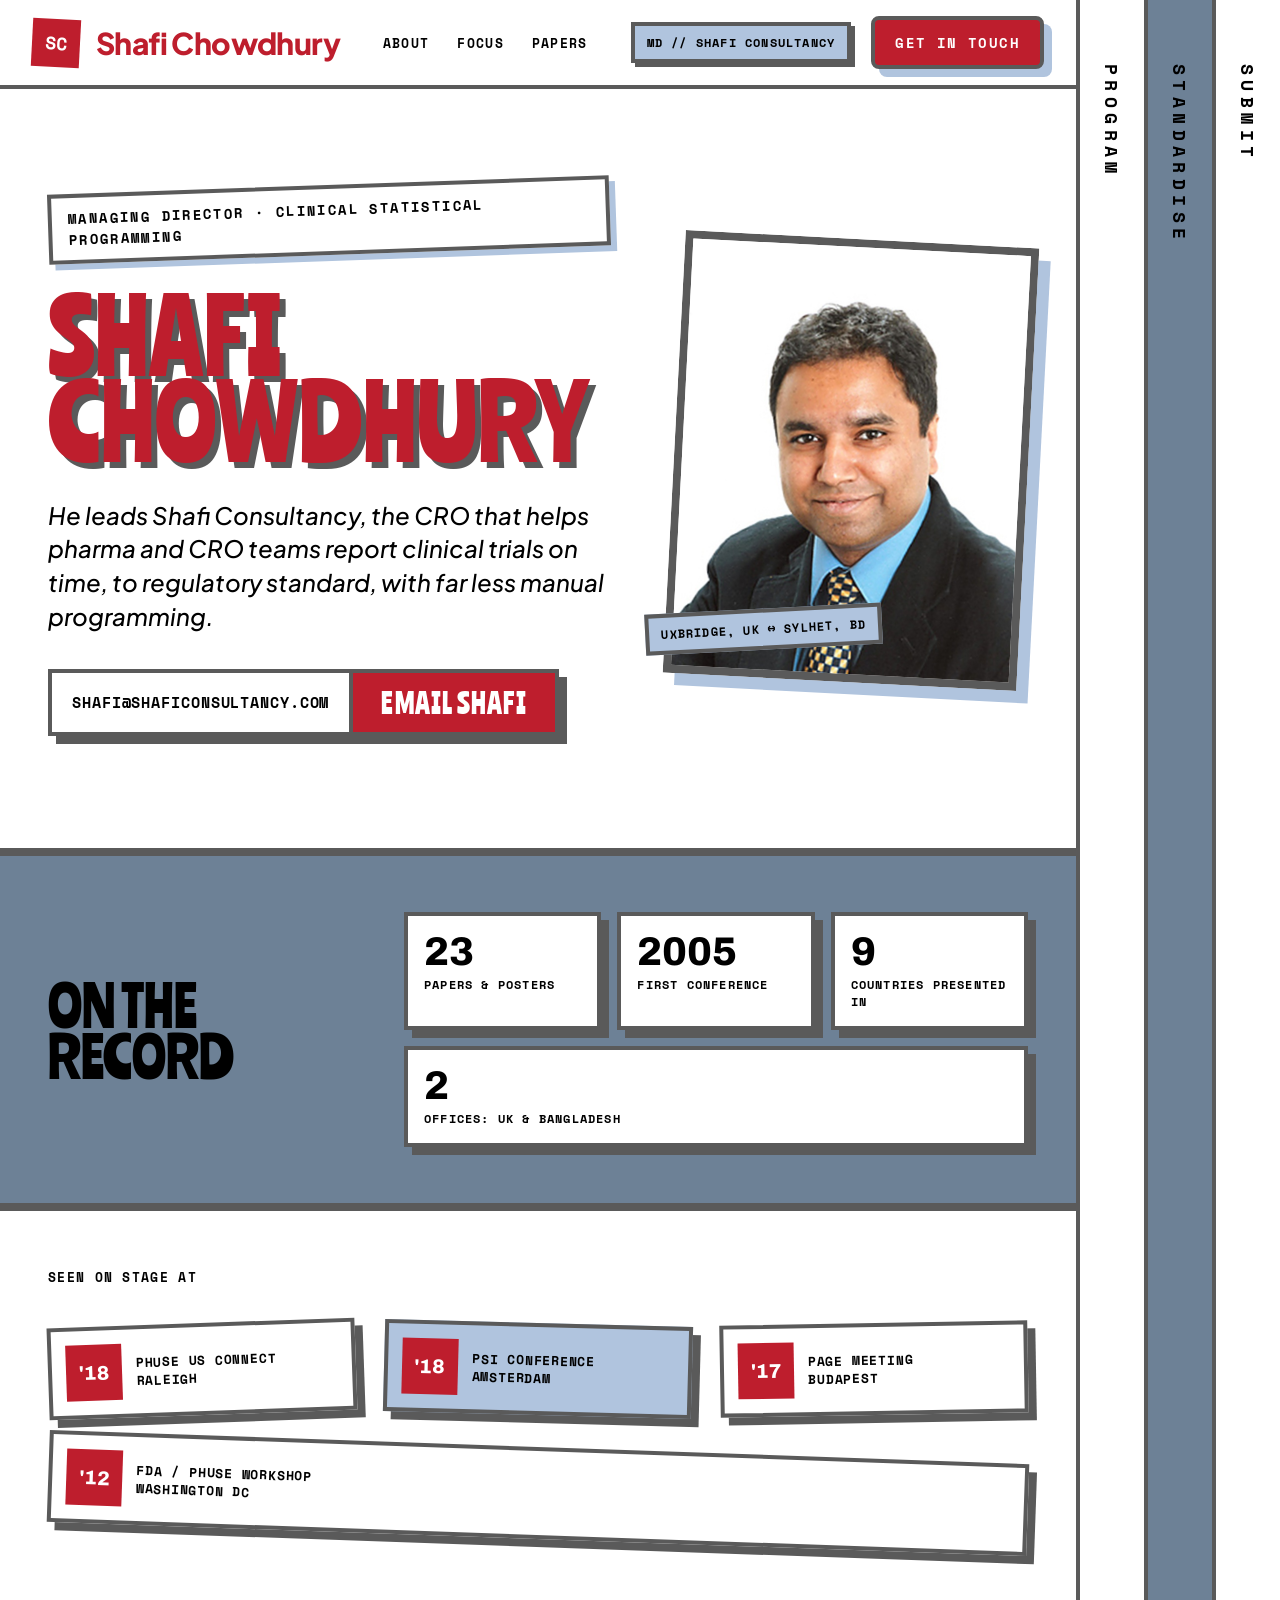
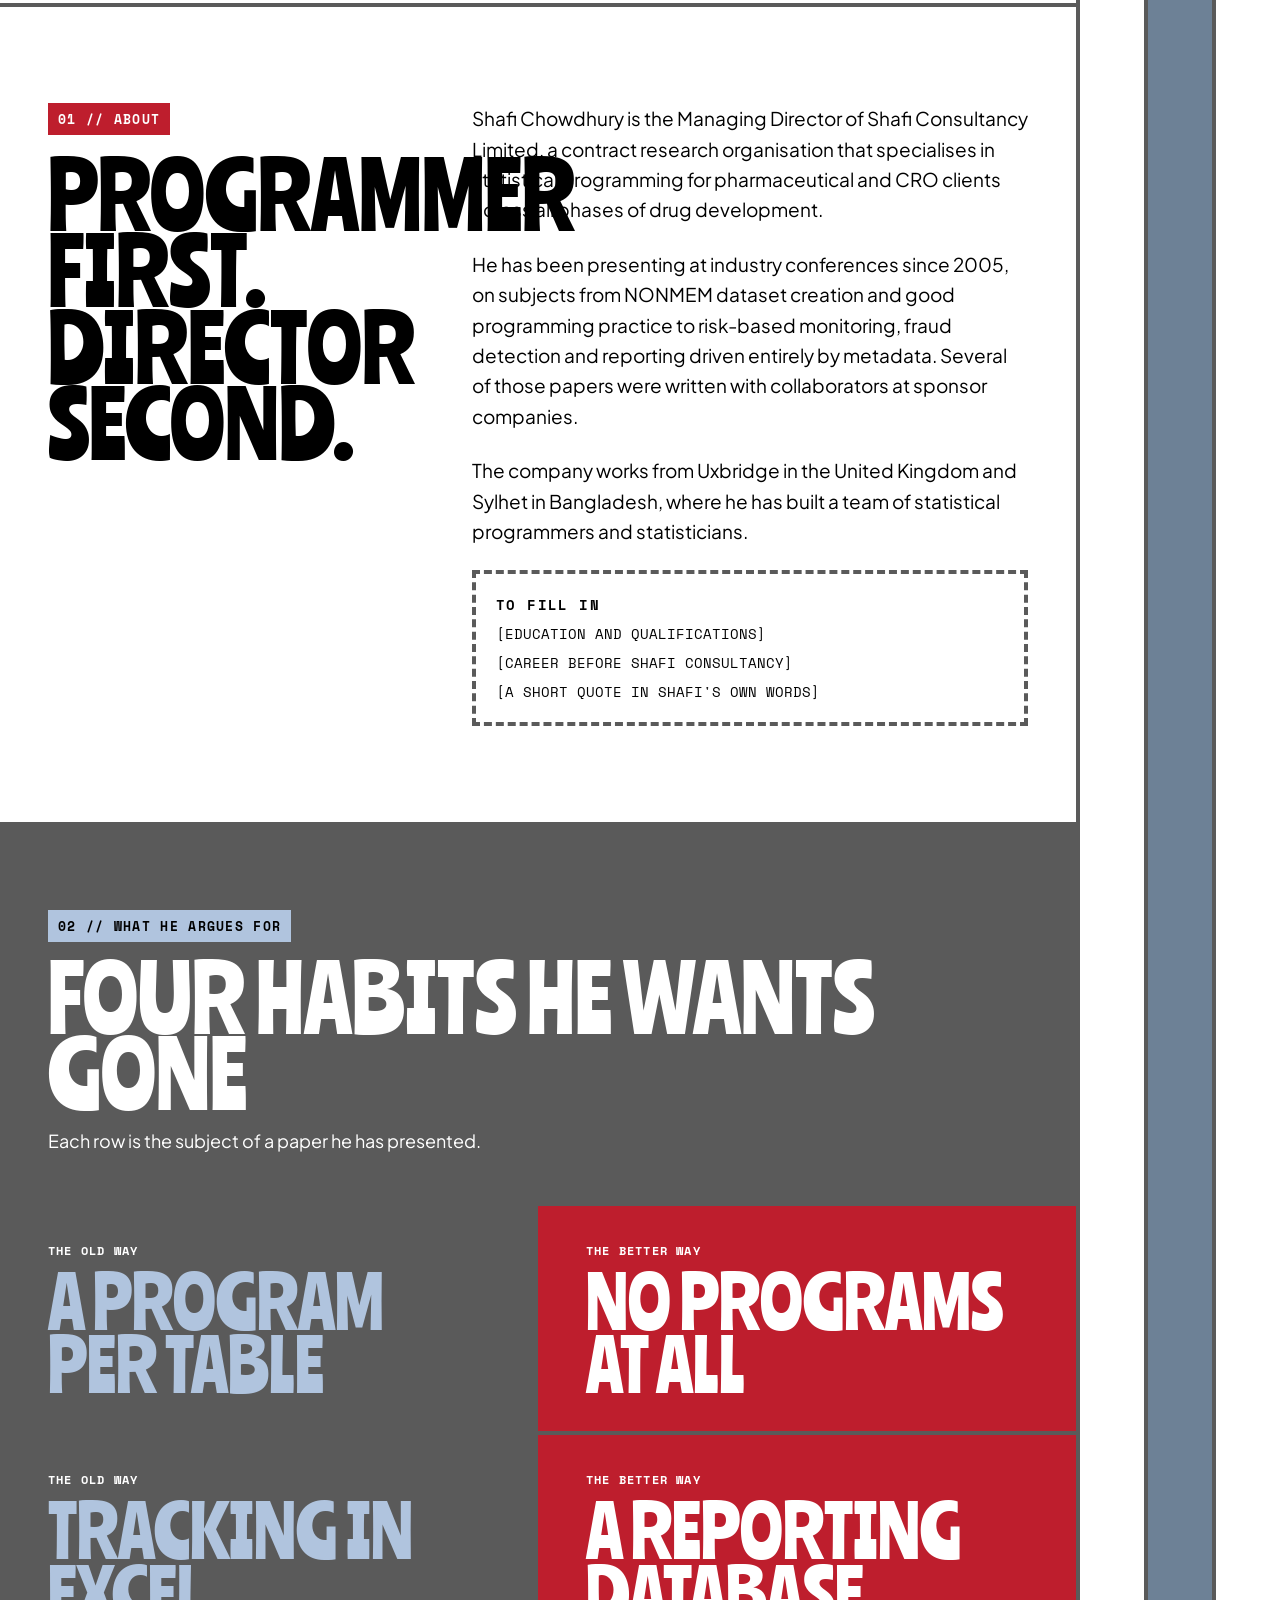
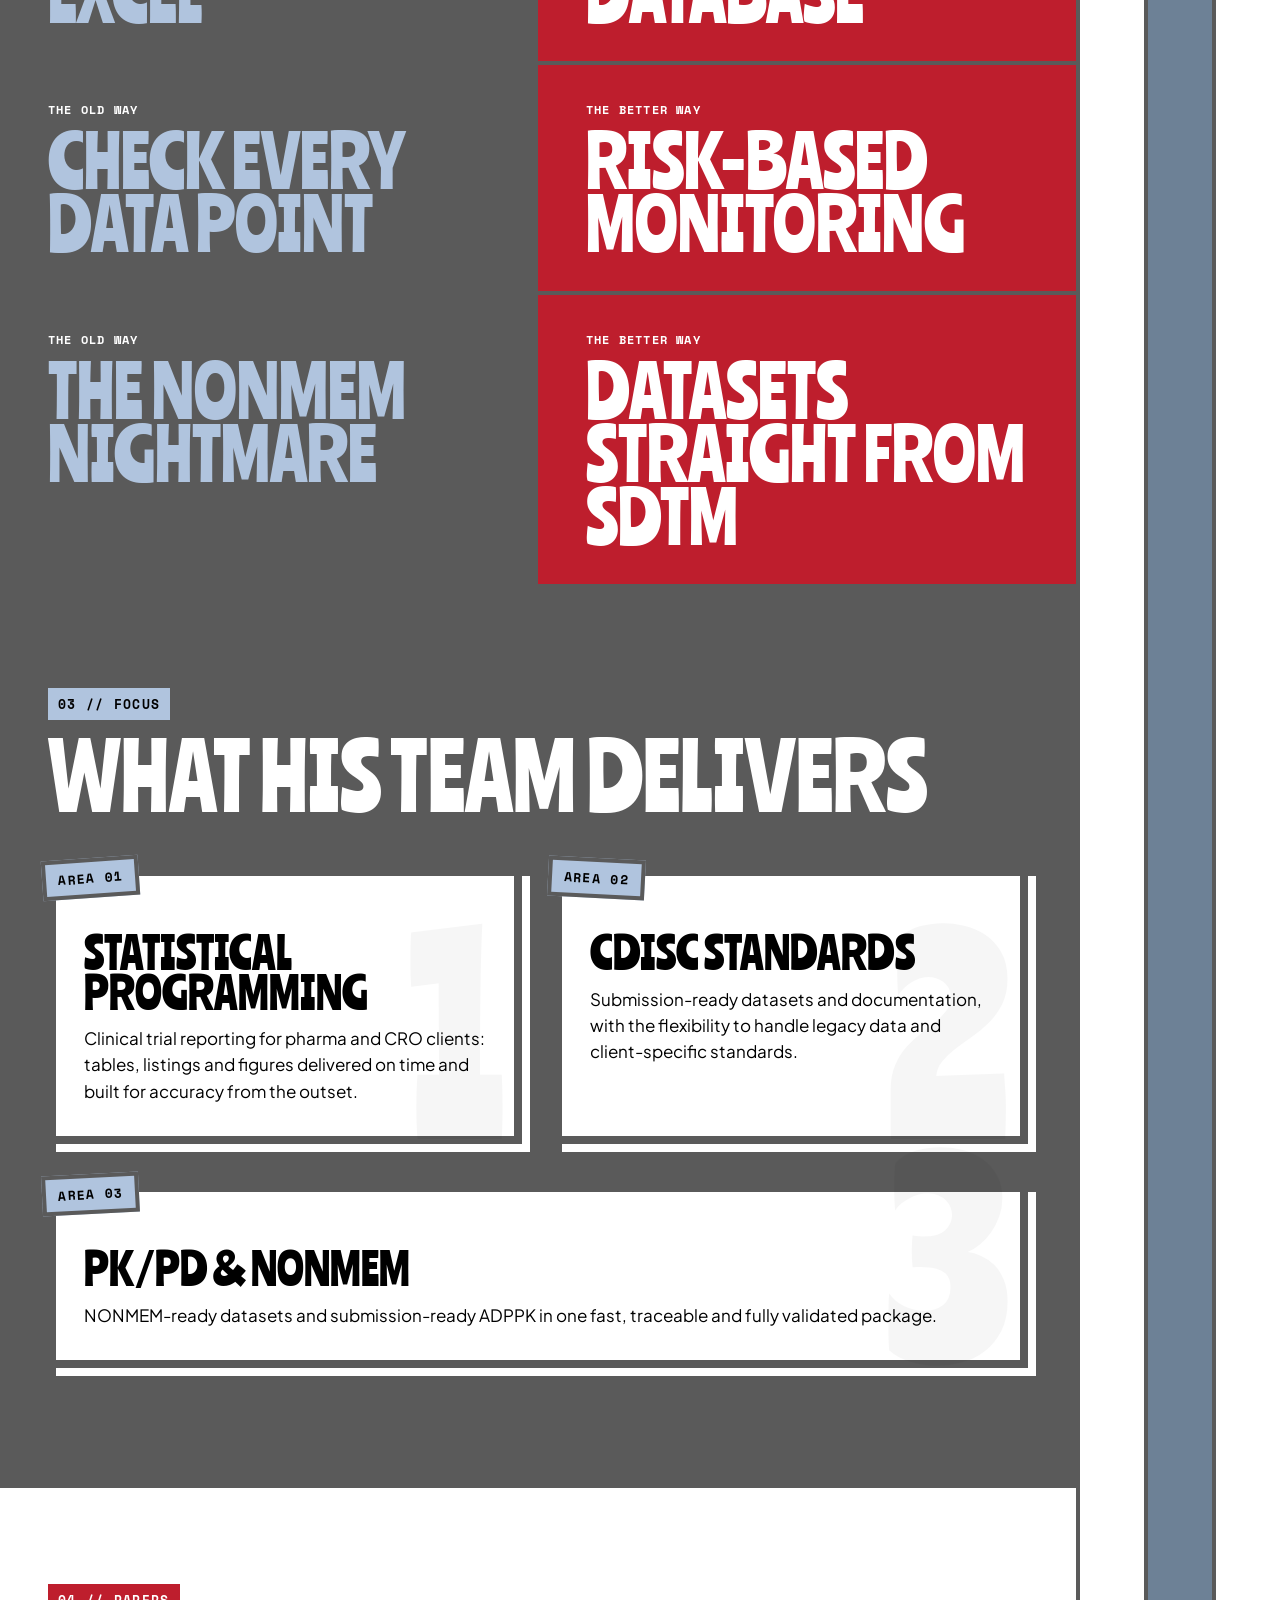
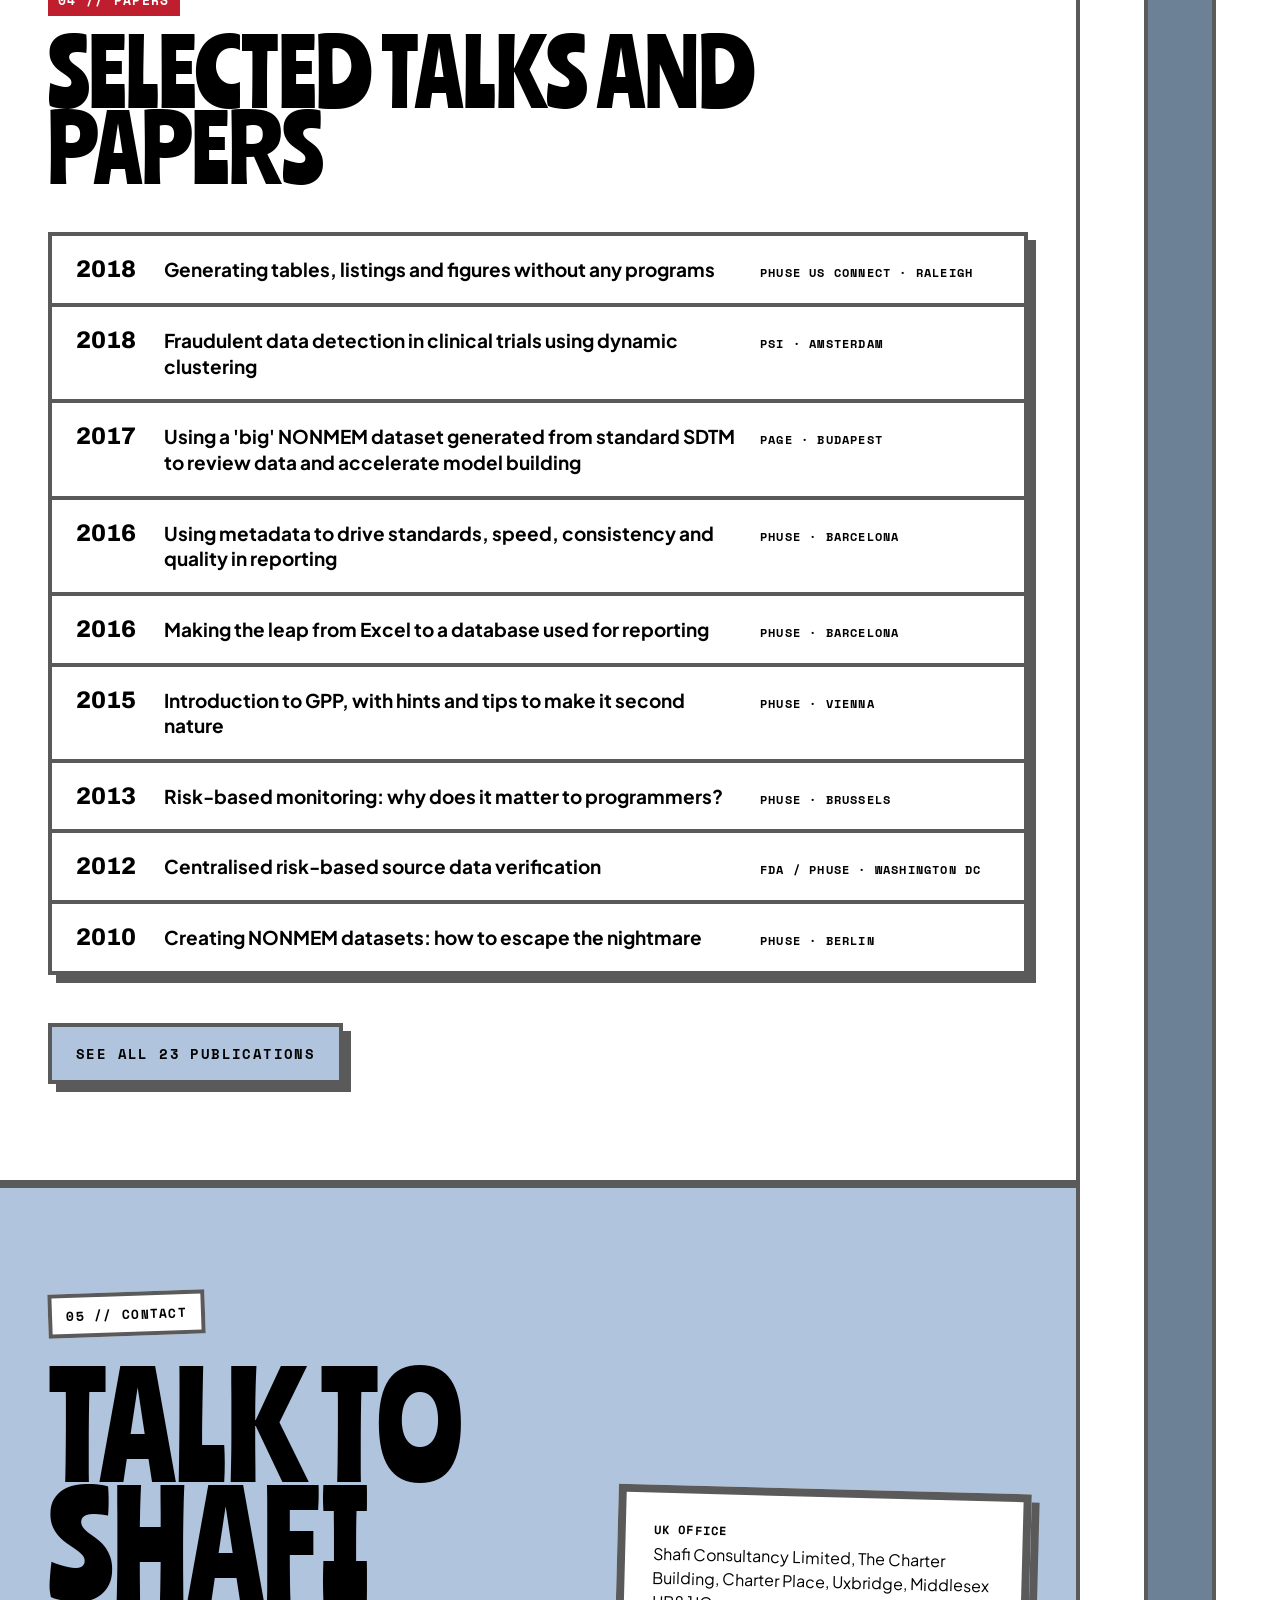
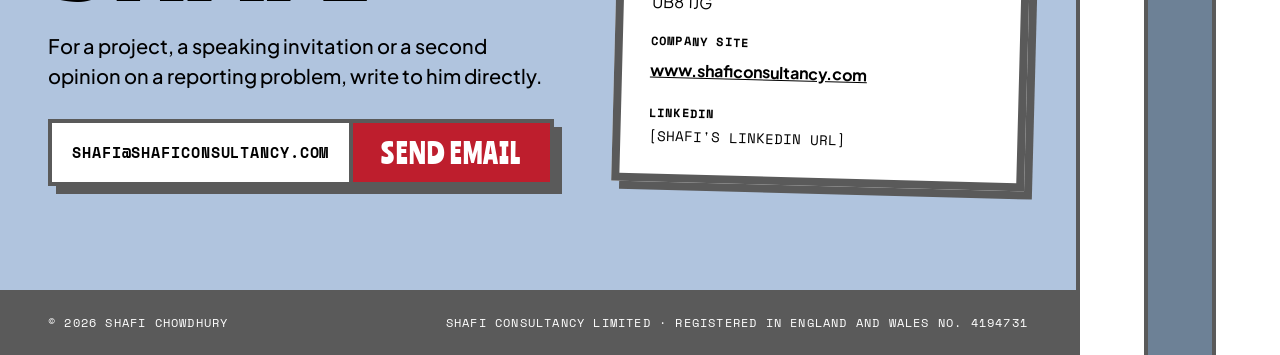
<file: index.html>
<!doctype html>
<html lang="en">
<head>
<meta charset="utf-8">
<meta name="viewport" content="width=device-width, initial-scale=1">
<title>Shafi Chowdhury | Managing Director, Shafi Consultancy</title>
<meta name="description" content="Shafi Chowdhury is Managing Director of Shafi Consultancy, a CRO specialising in statistical programming for pharmaceutical and CRO clients.">
<link rel="preconnect" href="https://fonts.googleapis.com">
<link rel="preconnect" href="https://fonts.gstatic.com" crossorigin>
<link rel="stylesheet" href="https://fonts.googleapis.com/css2?family=Archivo:wght@700;800&family=Plus+Jakarta+Sans:ital,wght@0,400;0,500;0,700;0,800;1,500&family=Ranchers&family=Space+Mono:wght@400;700&display=swap">
<style>
:root{--accent:#B0C4DE}
html{scroll-behavior:smooth}
body{margin:0}
[id]{scroll-margin-top:96px}
a{color:#000000}a:hover{color:#000000}
.sc-btn{transition:transform .12s ease, box-shadow .12s ease}
.sc-btn:hover{transform:translate(4px,4px);box-shadow:4px 4px 0 #5A5A5A}
.sc-btn-w:hover{transform:translate(4px,4px);box-shadow:4px 4px 0 #FFFFFF}
.sc-flip:hover{background:#FFFFFF !important;color:#000000 !important}
.sc-paper:hover{background:#B0C4DE !important}
.sc-nav a:hover{text-decoration:underline;text-decoration-thickness:3px}
.sc-strip{transition:background .18s ease,color .18s ease}
.sc-strip-t{transition:transform .28s cubic-bezier(.2,.8,.2,1),letter-spacing .28s cubic-bezier(.2,.8,.2,1)}
.sc-arrow{display:inline-block;opacity:0;transform:translateY(-10px);transition:opacity .2s ease,transform .28s cubic-bezier(.2,.8,.2,1)}
.sc-strip:hover,.sc-strip:focus-visible{background:#BE1E2D !important;color:#FFFFFF !important;outline:none}
.sc-strip:hover .sc-strip-t,.sc-strip:focus-visible .sc-strip-t{transform:translateY(18px);letter-spacing:.42em !important}
.sc-strip:hover .sc-arrow,.sc-strip:focus-visible .sc-arrow{opacity:1;transform:none}
.sc-strip[aria-current="page"]{background:#BE1E2D !important;color:#FFFFFF !important}
@media (max-width: 960px){.sc-navlinks{display:none !important}.sc-side{flex:1 1 100% !important;border-left:0 !important;border-top:4px solid #5A5A5A}.sc-strip{flex:1 1 0 !important}.sc-strip-t{writing-mode:horizontal-tb !important;position:static !important;width:auto !important;line-height:1.2 !important;padding:22px 8px !important;text-align:center;letter-spacing:.08em !important;font-size:13px !important;transform:none !important}.sc-arrow{display:none}}
@media (prefers-reduced-motion: reduce){.sc-strip,.sc-strip-t,.sc-arrow,.sc-btn{transition:none !important}}
</style>
</head>
<body>
<div style="display: flex; flex-wrap: wrap; background: #5A5A5A; font-family: 'Plus Jakarta Sans', system-ui, sans-serif; color: #000000">

<div style="flex: 999 1 560px; min-width: 0">

<!-- NAV -->
<header class="sc-nav" style="position: sticky; top: 0; z-index: 20; background: #FFFFFF; border-bottom: 4px solid #5A5A5A; display: flex; flex-wrap: wrap; align-items: center; justify-content: space-between; gap: 16px; padding: 16px 32px">
<a href="#top" style="display: flex; align-items: center; gap: 16px; text-decoration: none; color: #000000">
<span style="width: 48px; height: 48px; background: #BE1E2D; transform: rotate(3deg); display: flex; align-items: center; justify-content: center; color: #FFFFFF; font-family: 'Space Mono', monospace; font-weight: 700; font-size: 18px">SC</span>
<span style="font-weight: 800; font-size: 30px; letter-spacing: -0.02em; color: #BE1E2D">Shafi Chowdhury</span>
</a>
<nav class="sc-navlinks" style="display: flex; gap: 28px; font-family: 'Space Mono', monospace; font-weight: 700; font-size: 13px; letter-spacing: 0.1em; text-transform: uppercase">
<a href="#about" style="color: #000000; text-decoration: none; padding: 12px 0">About</a>
<a href="#focus" style="color: #000000; text-decoration: none; padding: 12px 0">Focus</a>
<a href="#papers" style="color: #000000; text-decoration: none; padding: 12px 0">Papers</a>
</nav>
<div style="display: flex; flex-wrap: wrap; align-items: center; gap: 20px">
<span style="font-family: 'Space Mono', monospace; font-weight: 700; font-size: 12px; letter-spacing: 0.1em; text-transform: uppercase; border: 4px solid #5A5A5A; padding: 8px 12px; background: var(--accent); box-shadow: 4px 4px 0 #5A5A5A">MD // Shafi Consultancy</span>
<a class="sc-btn" href="#contact" style="font-family: 'Space Mono', monospace; font-weight: 700; font-size: 14px; letter-spacing: 0.1em; text-transform: uppercase; text-decoration: none; background: #BE1E2D; color: #FFFFFF; border: 4px solid #5A5A5A; border-radius: 8px; padding: 12px 20px; box-shadow: 8px 8px 0 var(--accent)">Get in touch</a>
</div>
</header>

<!-- HERO -->
<section id="top" style="background: #FFFFFF; padding: 96px 48px 112px; display: flex; flex-wrap: wrap; gap: 64px; align-items: center; border-bottom: 8px solid #5A5A5A">
<div style="flex: 3 1 480px; min-width: 0; container-type: inline-size; display: flex; flex-direction: column; gap: 36px; align-items: flex-start">
<span style="background: #FFFFFF; border: 4px solid #5A5A5A; transform: rotate(-2deg); padding: 10px 16px; font-family: 'Space Mono', monospace; font-weight: 700; font-size: 14px; letter-spacing: 0.1em; text-transform: uppercase; box-shadow: 6px 6px 0 var(--accent)">Managing Director · Clinical statistical programming</span>
<h1 style="margin: 0; font-family: 'Ranchers', sans-serif; font-weight: 400; font-size: clamp(44px, 11vw, 110px); font-size: clamp(44px, 18cqi, 180px); white-space: nowrap; line-height: 0.85; text-transform: uppercase; color: #BE1E2D; text-shadow: 6px 6px 0 #5A5A5A; letter-spacing: 0.01em">Shafi<br>Chowdhury</h1>
<p style="margin: 0; max-width: 620px; font-size: 24px; line-height: 1.4; font-style: italic; font-weight: 500; color: #000000">He leads Shafi Consultancy, the CRO that helps pharma and CRO teams report clinical trials on time, to regulatory standard, with far less manual programming.</p>
<a class="sc-btn" href="mailto:Shafi@shaficonsultancy.com" style="display: flex; flex-wrap: wrap; max-width: 100%; text-decoration: none; border: 4px solid #5A5A5A; box-shadow: 8px 8px 0 #5A5A5A; background: #FFFFFF">
<span style="flex: 1 1 auto; padding: 18px 20px; font-family: 'Space Mono', monospace; font-weight: 700; font-size: 15px; letter-spacing: 0.06em; text-transform: uppercase; color: #000000; overflow-wrap: anywhere">Shafi@shaficonsultancy.com</span>
<span class="sc-flip" style="flex: 0 0 auto; padding: 12px 28px; background: #BE1E2D; color: #FFFFFF; border-left: 4px solid #5A5A5A; font-family: 'Ranchers', sans-serif; font-size: 28px; text-transform: uppercase; letter-spacing: 0.04em; display: flex; align-items: center">Email Shafi</span>
</a>
</div>
<div style="flex: 2 1 300px; min-width: 0; display: flex; justify-content: center">
<div style="position: relative; width: 100%; max-width: 380px; transform: rotate(3deg)">
<img src="images/shafi-chowdhury.jpg" alt="Portrait of Shafi Chowdhury" width="744" height="930" style="display: block; width: 100%; height: auto; aspect-ratio: 4 / 5; object-fit: cover; object-position: center top; background: #FFFFFF; border: 8px solid #5A5A5A; box-shadow: 12px 12px 0 var(--accent); box-sizing: border-box">
<span style="position: absolute; left: -20px; bottom: 28px; background: var(--accent); border: 4px solid #5A5A5A; padding: 8px 12px; transform: rotate(-6deg); font-family: 'Space Mono', monospace; font-weight: 700; font-size: 12px; letter-spacing: 0.1em; text-transform: uppercase">Uxbridge, UK ↔ Sylhet, BD</span>
</div>
</div>
</section>

<!-- STATS -->
<section style="background: #6D8196; border-bottom: 8px solid #5A5A5A; padding: 56px 48px; display: flex; flex-wrap: wrap; gap: 32px 48px; align-items: center; justify-content: space-between">
<h2 style="margin: 0; flex: 1 1 260px; font-family: 'Ranchers', sans-serif; font-weight: 400; font-size: 56px; line-height: 0.9; text-transform: uppercase">On the record</h2>
<div style="flex: 3 1 480px; display: flex; flex-wrap: wrap; gap: 16px">
<div style="flex: 1 1 130px; background: #FFFFFF; border: 4px solid #5A5A5A; box-shadow: 8px 8px 0 #5A5A5A; padding: 16px; display: flex; flex-direction: column; gap: 4px">
<span style="font-family: 'Archivo', sans-serif; font-weight: 800; font-size: 40px; line-height: 1">23</span>
<span style="font-family: 'Space Mono', monospace; font-weight: 700; font-size: 12px; letter-spacing: 0.1em; text-transform: uppercase">Papers &amp; posters</span>
</div>
<div style="flex: 1 1 130px; background: #FFFFFF; border: 4px solid #5A5A5A; box-shadow: 8px 8px 0 #5A5A5A; padding: 16px; display: flex; flex-direction: column; gap: 4px">
<span style="font-family: 'Archivo', sans-serif; font-weight: 800; font-size: 40px; line-height: 1">2005</span>
<span style="font-family: 'Space Mono', monospace; font-weight: 700; font-size: 12px; letter-spacing: 0.1em; text-transform: uppercase">First conference</span>
</div>
<div style="flex: 1 1 130px; background: #FFFFFF; border: 4px solid #5A5A5A; box-shadow: 8px 8px 0 #5A5A5A; padding: 16px; display: flex; flex-direction: column; gap: 4px">
<span style="font-family: 'Archivo', sans-serif; font-weight: 800; font-size: 40px; line-height: 1">9</span>
<span style="font-family: 'Space Mono', monospace; font-weight: 700; font-size: 12px; letter-spacing: 0.1em; text-transform: uppercase">Countries presented in</span>
</div>
<div style="flex: 1 1 130px; background: #FFFFFF; border: 4px solid #5A5A5A; box-shadow: 8px 8px 0 #5A5A5A; padding: 16px; display: flex; flex-direction: column; gap: 4px">
<span style="font-family: 'Archivo', sans-serif; font-weight: 800; font-size: 40px; line-height: 1">2</span>
<span style="font-family: 'Space Mono', monospace; font-weight: 700; font-size: 12px; letter-spacing: 0.1em; text-transform: uppercase">Offices: UK &amp; Bangladesh</span>
</div>
</div>
</section>

<!-- STICKER BAR -->
<section style="background: #FFFFFF; border-bottom: 4px solid #5A5A5A; padding: 56px 48px 64px; display: flex; flex-direction: column; gap: 36px">
<span style="font-family: 'Space Mono', monospace; font-weight: 700; font-size: 13px; letter-spacing: 0.1em; text-transform: uppercase">Seen on stage at</span>
<div style="display: flex; flex-wrap: wrap; gap: 32px 28px">
<div style="flex: 1 1 220px; display: flex; gap: 14px; align-items: center; background: #FFFFFF; border: 4px solid #5A5A5A; box-shadow: 8px 8px 0 #5A5A5A; padding: 14px; transform: rotate(-2deg)">
<span style="flex: 0 0 56px; height: 56px; background: #BE1E2D; color: #FFFFFF; display: flex; align-items: center; justify-content: center; font-family: 'Archivo', sans-serif; font-weight: 800; font-size: 20px">'18</span>
<span style="font-family: 'Space Mono', monospace; font-weight: 700; font-size: 13px; line-height: 1.4; letter-spacing: 0.06em; text-transform: uppercase">PhUSE US Connect<br>Raleigh</span>
</div>
<div style="flex: 1 1 220px; display: flex; gap: 14px; align-items: center; background: var(--accent); border: 4px solid #5A5A5A; box-shadow: 8px 8px 0 #5A5A5A; padding: 14px; transform: rotate(1.5deg)">
<span style="flex: 0 0 56px; height: 56px; background: #BE1E2D; color: #FFFFFF; display: flex; align-items: center; justify-content: center; font-family: 'Archivo', sans-serif; font-weight: 800; font-size: 20px">'18</span>
<span style="font-family: 'Space Mono', monospace; font-weight: 700; font-size: 13px; line-height: 1.4; letter-spacing: 0.06em; text-transform: uppercase">PSI Conference<br>Amsterdam</span>
</div>
<div style="flex: 1 1 220px; display: flex; gap: 14px; align-items: center; background: #FFFFFF; border: 4px solid #5A5A5A; box-shadow: 8px 8px 0 #5A5A5A; padding: 14px; transform: rotate(-1deg)">
<span style="flex: 0 0 56px; height: 56px; background: #BE1E2D; color: #FFFFFF; display: flex; align-items: center; justify-content: center; font-family: 'Archivo', sans-serif; font-weight: 800; font-size: 20px">'17</span>
<span style="font-family: 'Space Mono', monospace; font-weight: 700; font-size: 13px; line-height: 1.4; letter-spacing: 0.06em; text-transform: uppercase">PAGE Meeting<br>Budapest</span>
</div>
<div style="flex: 1 1 220px; display: flex; gap: 14px; align-items: center; background: #FFFFFF; border: 4px solid #5A5A5A; box-shadow: 8px 8px 0 #5A5A5A; padding: 14px; transform: rotate(2deg)">
<span style="flex: 0 0 56px; height: 56px; background: #BE1E2D; color: #FFFFFF; display: flex; align-items: center; justify-content: center; font-family: 'Archivo', sans-serif; font-weight: 800; font-size: 20px">'12</span>
<span style="font-family: 'Space Mono', monospace; font-weight: 700; font-size: 13px; line-height: 1.4; letter-spacing: 0.06em; text-transform: uppercase">FDA / PhUSE Workshop<br>Washington DC</span>
</div>
</div>
</section>

<!-- ABOUT -->
<section id="about" style="background: #FFFFFF; border-bottom: 8px solid #5A5A5A; padding: 96px 48px; display: flex; flex-wrap: wrap; gap: 56px">
<div style="flex: 1 1 300px; min-width: 0; display: flex; flex-direction: column; gap: 20px; align-items: flex-start">
<span style="font-family: 'Space Mono', monospace; font-weight: 700; font-size: 13px; letter-spacing: 0.1em; text-transform: uppercase; background: #BE1E2D; color: #FFFFFF; padding: 6px 10px">01 // About</span>
<h2 style="margin: 0; font-family: 'Ranchers', sans-serif; font-weight: 400; font-size: clamp(56px, 7vw, 96px); line-height: 0.85; text-transform: uppercase">Programmer first. Director second.</h2>
</div>
<div style="flex: 2 1 420px; min-width: 0; display: flex; flex-direction: column; gap: 24px; font-size: 19px; line-height: 1.6">
<p style="margin: 0">Shafi Chowdhury is the Managing Director of Shafi Consultancy Limited, a contract research organisation that specialises in statistical programming for pharmaceutical and CRO clients across all phases of drug development.</p>
<p style="margin: 0">He has been presenting at industry conferences since 2005, on subjects from NONMEM dataset creation and good programming practice to risk-based monitoring, fraud detection and reporting driven entirely by metadata. Several of those papers were written with collaborators at sponsor companies.</p>
<p style="margin: 0">The company works from Uxbridge in the United Kingdom and Sylhet in Bangladesh, where he has built a team of statistical programmers and statisticians.</p>
<div style="border: 4px dashed #5A5A5A; padding: 20px; display: flex; flex-direction: column; gap: 8px; font-family: 'Space Mono', monospace; font-size: 14px; line-height: 1.5">
<span style="font-weight: 700; letter-spacing: 0.1em; text-transform: uppercase">To fill in</span>
<span>[EDUCATION AND QUALIFICATIONS]</span>
<span>[CAREER BEFORE SHAFI CONSULTANCY]</span>
<span>[A SHORT QUOTE IN SHAFI'S OWN WORDS]</span>
</div>
</div>
</section>

<!-- COMPARISON -->
<section style="background: #5A5A5A; border-bottom: 8px solid #5A5A5A">
<div style="padding: 80px 48px 48px; display: flex; flex-direction: column; gap: 16px; align-items: flex-start">
<span style="font-family: 'Space Mono', monospace; font-weight: 700; font-size: 13px; letter-spacing: 0.1em; text-transform: uppercase; background: var(--accent); color: #000000; padding: 6px 10px">02 // What he argues for</span>
<h2 style="margin: 0; font-family: 'Ranchers', sans-serif; font-weight: 400; font-size: clamp(56px, 7vw, 96px); line-height: 0.85; text-transform: uppercase; color: #FFFFFF">Four habits he wants gone</h2>
<p style="margin: 0; max-width: 640px; font-size: 18px; line-height: 1.5; color: #FFFFFF">Each row is the subject of a paper he has presented.</p>
</div>

<div style="display: flex; flex-wrap: wrap; border-top: 4px solid #5A5A5A">
<div style="flex: 1 1 340px; min-width: 0; background: #5A5A5A; padding: 36px 48px; display: flex; flex-direction: column; gap: 10px">
<span style="font-family: 'Space Mono', monospace; font-weight: 700; font-size: 12px; letter-spacing: 0.1em; text-transform: uppercase; color: #FFFFFF">The old way</span>
<span style="font-family: 'Ranchers', sans-serif; font-size: clamp(48px, 5.5vw, 80px); line-height: 0.9; text-transform: uppercase; color: #B0C4DE">A program per table</span>
</div>
<div style="flex: 1 1 340px; min-width: 0; background: #BE1E2D; padding: 36px 48px; display: flex; flex-direction: column; gap: 10px">
<span style="font-family: 'Space Mono', monospace; font-weight: 700; font-size: 12px; letter-spacing: 0.1em; text-transform: uppercase; color: #FFFFFF">The better way</span>
<span style="font-family: 'Ranchers', sans-serif; font-size: clamp(48px, 5.5vw, 80px); line-height: 0.9; text-transform: uppercase; color: #FFFFFF">No programs at all</span>
</div>
</div>

<div style="display: flex; flex-wrap: wrap; border-top: 4px solid #5A5A5A">
<div style="flex: 1 1 340px; min-width: 0; background: #5A5A5A; padding: 36px 48px; display: flex; flex-direction: column; gap: 10px">
<span style="font-family: 'Space Mono', monospace; font-weight: 700; font-size: 12px; letter-spacing: 0.1em; text-transform: uppercase; color: #FFFFFF">The old way</span>
<span style="font-family: 'Ranchers', sans-serif; font-size: clamp(48px, 5.5vw, 80px); line-height: 0.9; text-transform: uppercase; color: #B0C4DE">Tracking in Excel</span>
</div>
<div style="flex: 1 1 340px; min-width: 0; background: #BE1E2D; padding: 36px 48px; display: flex; flex-direction: column; gap: 10px">
<span style="font-family: 'Space Mono', monospace; font-weight: 700; font-size: 12px; letter-spacing: 0.1em; text-transform: uppercase; color: #FFFFFF">The better way</span>
<span style="font-family: 'Ranchers', sans-serif; font-size: clamp(48px, 5.5vw, 80px); line-height: 0.9; text-transform: uppercase; color: #FFFFFF">A reporting database</span>
</div>
</div>

<div style="display: flex; flex-wrap: wrap; border-top: 4px solid #5A5A5A">
<div style="flex: 1 1 340px; min-width: 0; background: #5A5A5A; padding: 36px 48px; display: flex; flex-direction: column; gap: 10px">
<span style="font-family: 'Space Mono', monospace; font-weight: 700; font-size: 12px; letter-spacing: 0.1em; text-transform: uppercase; color: #FFFFFF">The old way</span>
<span style="font-family: 'Ranchers', sans-serif; font-size: clamp(48px, 5.5vw, 80px); line-height: 0.9; text-transform: uppercase; color: #B0C4DE">Check every data point</span>
</div>
<div style="flex: 1 1 340px; min-width: 0; background: #BE1E2D; padding: 36px 48px; display: flex; flex-direction: column; gap: 10px">
<span style="font-family: 'Space Mono', monospace; font-weight: 700; font-size: 12px; letter-spacing: 0.1em; text-transform: uppercase; color: #FFFFFF">The better way</span>
<span style="font-family: 'Ranchers', sans-serif; font-size: clamp(48px, 5.5vw, 80px); line-height: 0.9; text-transform: uppercase; color: #FFFFFF">Risk-based monitoring</span>
</div>
</div>

<div style="display: flex; flex-wrap: wrap; border-top: 4px solid #5A5A5A">
<div style="flex: 1 1 340px; min-width: 0; background: #5A5A5A; padding: 36px 48px; display: flex; flex-direction: column; gap: 10px">
<span style="font-family: 'Space Mono', monospace; font-weight: 700; font-size: 12px; letter-spacing: 0.1em; text-transform: uppercase; color: #FFFFFF">The old way</span>
<span style="font-family: 'Ranchers', sans-serif; font-size: clamp(48px, 5.5vw, 80px); line-height: 0.9; text-transform: uppercase; color: #B0C4DE">The NONMEM nightmare</span>
</div>
<div style="flex: 1 1 340px; min-width: 0; background: #BE1E2D; padding: 36px 48px; display: flex; flex-direction: column; gap: 10px">
<span style="font-family: 'Space Mono', monospace; font-weight: 700; font-size: 12px; letter-spacing: 0.1em; text-transform: uppercase; color: #FFFFFF">The better way</span>
<span style="font-family: 'Ranchers', sans-serif; font-size: clamp(48px, 5.5vw, 80px); line-height: 0.9; text-transform: uppercase; color: #FFFFFF">Datasets straight from SDTM</span>
</div>
</div>
</section>

<!-- FOCUS -->
<section id="focus" style="background: #5A5A5A; border-bottom: 8px solid #5A5A5A; padding: 96px 48px 112px; display: flex; flex-direction: column; gap: 56px">
<div style="display: flex; flex-direction: column; gap: 16px; align-items: flex-start">
<span style="font-family: 'Space Mono', monospace; font-weight: 700; font-size: 13px; letter-spacing: 0.1em; text-transform: uppercase; background: var(--accent); color: #000000; padding: 6px 10px">03 // Focus</span>
<h2 style="margin: 0; font-family: 'Ranchers', sans-serif; font-weight: 400; font-size: clamp(56px, 7vw, 96px); line-height: 0.85; text-transform: uppercase; color: #FFFFFF">What his team delivers</h2>
</div>
<div style="display: flex; flex-wrap: wrap; gap: 40px 32px">
<article style="position: relative; flex: 1 1 280px; min-width: 0; background: #FFFFFF; border: 8px solid #5A5A5A; box-shadow: 8px 8px 0 #FFFFFF; padding: 56px 28px 32px; display: flex; flex-direction: column; gap: 14px; overflow: visible">
<span aria-hidden="true" style="position: absolute; right: 8px; bottom: -24px; font-family: 'Ranchers', sans-serif; font-size: 260px; line-height: 1; opacity: 0.03; pointer-events: none">1</span>
<span style="position: absolute; top: -18px; left: -14px; background: var(--accent); border: 4px solid #5A5A5A; padding: 6px 12px; transform: rotate(-4deg); font-family: 'Space Mono', monospace; font-weight: 700; font-size: 13px; letter-spacing: 0.1em; text-transform: uppercase">Area 01</span>
<h3 style="margin: 0; font-family: 'Ranchers', sans-serif; font-weight: 400; font-size: 44px; line-height: 0.9; text-transform: uppercase">Statistical programming</h3>
<p style="margin: 0; font-size: 17px; line-height: 1.55">Clinical trial reporting for pharma and CRO clients: tables, listings and figures delivered on time and built for accuracy from the outset.</p>
</article>
<article style="position: relative; flex: 1 1 280px; min-width: 0; background: #FFFFFF; border: 8px solid #5A5A5A; box-shadow: 8px 8px 0 #FFFFFF; padding: 56px 28px 32px; display: flex; flex-direction: column; gap: 14px">
<span aria-hidden="true" style="position: absolute; right: 8px; bottom: -24px; font-family: 'Ranchers', sans-serif; font-size: 260px; line-height: 1; opacity: 0.03; pointer-events: none">2</span>
<span style="position: absolute; top: -18px; left: -14px; background: var(--accent); border: 4px solid #5A5A5A; padding: 6px 12px; transform: rotate(3deg); font-family: 'Space Mono', monospace; font-weight: 700; font-size: 13px; letter-spacing: 0.1em; text-transform: uppercase">Area 02</span>
<h3 style="margin: 0; font-family: 'Ranchers', sans-serif; font-weight: 400; font-size: 44px; line-height: 0.9; text-transform: uppercase">CDISC standards</h3>
<p style="margin: 0; font-size: 17px; line-height: 1.55">Submission-ready datasets and documentation, with the flexibility to handle legacy data and client-specific standards.</p>
</article>
<article style="position: relative; flex: 1 1 280px; min-width: 0; background: #FFFFFF; border: 8px solid #5A5A5A; box-shadow: 8px 8px 0 #FFFFFF; padding: 56px 28px 32px; display: flex; flex-direction: column; gap: 14px">
<span aria-hidden="true" style="position: absolute; right: 8px; bottom: -24px; font-family: 'Ranchers', sans-serif; font-size: 260px; line-height: 1; opacity: 0.03; pointer-events: none">3</span>
<span style="position: absolute; top: -18px; left: -14px; background: var(--accent); border: 4px solid #5A5A5A; padding: 6px 12px; transform: rotate(-3deg); font-family: 'Space Mono', monospace; font-weight: 700; font-size: 13px; letter-spacing: 0.1em; text-transform: uppercase">Area 03</span>
<h3 style="margin: 0; font-family: 'Ranchers', sans-serif; font-weight: 400; font-size: 44px; line-height: 0.9; text-transform: uppercase">PK/PD &amp; NONMEM</h3>
<p style="margin: 0; font-size: 17px; line-height: 1.55">NONMEM-ready datasets and submission-ready ADPPK in one fast, traceable and fully validated package.</p>
</article>
</div>
</section>

<!-- PAPERS -->
<section id="papers" style="background: #FFFFFF; border-bottom: 8px solid #5A5A5A; padding: 96px 48px; display: flex; flex-direction: column; gap: 48px">
<div style="display: flex; flex-direction: column; gap: 16px; align-items: flex-start">
<span style="font-family: 'Space Mono', monospace; font-weight: 700; font-size: 13px; letter-spacing: 0.1em; text-transform: uppercase; background: #BE1E2D; color: #FFFFFF; padding: 6px 10px">04 // Papers</span>
<h2 style="margin: 0; font-family: 'Ranchers', sans-serif; font-weight: 400; font-size: clamp(56px, 7vw, 96px); line-height: 0.85; text-transform: uppercase">Selected talks and papers</h2>
</div>
<div style="display: flex; flex-direction: column; border: 4px solid #5A5A5A; box-shadow: 8px 8px 0 #5A5A5A">
<a class="sc-paper" href="https://www.shaficonsultancy.com/_files/ugd/5d717a_e014f29d900d403db1b6842e0a00eab0.pdf" style="display: flex; flex-wrap: wrap; gap: 8px 24px; align-items: baseline; padding: 20px 24px; background: #FFFFFF; color: #000000; text-decoration: none; border-bottom: 4px solid #5A5A5A">
<span style="flex: 0 0 64px; font-family: 'Archivo', sans-serif; font-weight: 800; font-size: 24px">2018</span>
<span style="flex: 1 1 320px; font-weight: 700; font-size: 19px; line-height: 1.35">Generating tables, listings and figures without any programs</span>
<span style="flex: 0 1 240px; font-family: 'Space Mono', monospace; font-weight: 700; font-size: 12px; letter-spacing: 0.1em; text-transform: uppercase">PhUSE US Connect · Raleigh</span>
</a>
<a class="sc-paper" href="https://www.shaficonsultancy.com/_files/ugd/5d717a_a4b346e7b73d4c559a16fa8f3b662d61.pdf" style="display: flex; flex-wrap: wrap; gap: 8px 24px; align-items: baseline; padding: 20px 24px; background: #FFFFFF; color: #000000; text-decoration: none; border-bottom: 4px solid #5A5A5A">
<span style="flex: 0 0 64px; font-family: 'Archivo', sans-serif; font-weight: 800; font-size: 24px">2018</span>
<span style="flex: 1 1 320px; font-weight: 700; font-size: 19px; line-height: 1.35">Fraudulent data detection in clinical trials using dynamic clustering</span>
<span style="flex: 0 1 240px; font-family: 'Space Mono', monospace; font-weight: 700; font-size: 12px; letter-spacing: 0.1em; text-transform: uppercase">PSI · Amsterdam</span>
</a>
<a class="sc-paper" href="https://www.shaficonsultancy.com/_files/ugd/5d717a_afff2257b05a4b4187ffdabdcc7feaa2.pdf" style="display: flex; flex-wrap: wrap; gap: 8px 24px; align-items: baseline; padding: 20px 24px; background: #FFFFFF; color: #000000; text-decoration: none; border-bottom: 4px solid #5A5A5A">
<span style="flex: 0 0 64px; font-family: 'Archivo', sans-serif; font-weight: 800; font-size: 24px">2017</span>
<span style="flex: 1 1 320px; font-weight: 700; font-size: 19px; line-height: 1.35">Using a 'big' NONMEM dataset generated from standard SDTM to review data and accelerate model building</span>
<span style="flex: 0 1 240px; font-family: 'Space Mono', monospace; font-weight: 700; font-size: 12px; letter-spacing: 0.1em; text-transform: uppercase">PAGE · Budapest</span>
</a>
<a class="sc-paper" href="https://www.shaficonsultancy.com/_files/ugd/5d717a_02d3ad06f00f4d3fb8422b87ebbf4590.pdf" style="display: flex; flex-wrap: wrap; gap: 8px 24px; align-items: baseline; padding: 20px 24px; background: #FFFFFF; color: #000000; text-decoration: none; border-bottom: 4px solid #5A5A5A">
<span style="flex: 0 0 64px; font-family: 'Archivo', sans-serif; font-weight: 800; font-size: 24px">2016</span>
<span style="flex: 1 1 320px; font-weight: 700; font-size: 19px; line-height: 1.35">Using metadata to drive standards, speed, consistency and quality in reporting</span>
<span style="flex: 0 1 240px; font-family: 'Space Mono', monospace; font-weight: 700; font-size: 12px; letter-spacing: 0.1em; text-transform: uppercase">PhUSE · Barcelona</span>
</a>
<a class="sc-paper" href="https://www.shaficonsultancy.com/_files/ugd/5d717a_ccb6d137bdb3473d8c1dbbcbd2d35263.pdf" style="display: flex; flex-wrap: wrap; gap: 8px 24px; align-items: baseline; padding: 20px 24px; background: #FFFFFF; color: #000000; text-decoration: none; border-bottom: 4px solid #5A5A5A">
<span style="flex: 0 0 64px; font-family: 'Archivo', sans-serif; font-weight: 800; font-size: 24px">2016</span>
<span style="flex: 1 1 320px; font-weight: 700; font-size: 19px; line-height: 1.35">Making the leap from Excel to a database used for reporting</span>
<span style="flex: 0 1 240px; font-family: 'Space Mono', monospace; font-weight: 700; font-size: 12px; letter-spacing: 0.1em; text-transform: uppercase">PhUSE · Barcelona</span>
</a>
<a class="sc-paper" href="https://www.shaficonsultancy.com/_files/ugd/5d717a_0e2fc58c31fa4f2989e7c243ff0dae9a.pdf" style="display: flex; flex-wrap: wrap; gap: 8px 24px; align-items: baseline; padding: 20px 24px; background: #FFFFFF; color: #000000; text-decoration: none; border-bottom: 4px solid #5A5A5A">
<span style="flex: 0 0 64px; font-family: 'Archivo', sans-serif; font-weight: 800; font-size: 24px">2015</span>
<span style="flex: 1 1 320px; font-weight: 700; font-size: 19px; line-height: 1.35">Introduction to GPP, with hints and tips to make it second nature</span>
<span style="flex: 0 1 240px; font-family: 'Space Mono', monospace; font-weight: 700; font-size: 12px; letter-spacing: 0.1em; text-transform: uppercase">PhUSE · Vienna</span>
</a>
<a class="sc-paper" href="https://www.shaficonsultancy.com/_files/ugd/5d717a_dd85cb49a04443119a7020c96ba92c79.pdf" style="display: flex; flex-wrap: wrap; gap: 8px 24px; align-items: baseline; padding: 20px 24px; background: #FFFFFF; color: #000000; text-decoration: none; border-bottom: 4px solid #5A5A5A">
<span style="flex: 0 0 64px; font-family: 'Archivo', sans-serif; font-weight: 800; font-size: 24px">2013</span>
<span style="flex: 1 1 320px; font-weight: 700; font-size: 19px; line-height: 1.35">Risk-based monitoring: why does it matter to programmers?</span>
<span style="flex: 0 1 240px; font-family: 'Space Mono', monospace; font-weight: 700; font-size: 12px; letter-spacing: 0.1em; text-transform: uppercase">PhUSE · Brussels</span>
</a>
<a class="sc-paper" href="https://www.shaficonsultancy.com/_files/ugd/5d717a_f4a04ce16a9d4a0ea2cceabfec616c6a.pdf" style="display: flex; flex-wrap: wrap; gap: 8px 24px; align-items: baseline; padding: 20px 24px; background: #FFFFFF; color: #000000; text-decoration: none; border-bottom: 4px solid #5A5A5A">
<span style="flex: 0 0 64px; font-family: 'Archivo', sans-serif; font-weight: 800; font-size: 24px">2012</span>
<span style="flex: 1 1 320px; font-weight: 700; font-size: 19px; line-height: 1.35">Centralised risk-based source data verification</span>
<span style="flex: 0 1 240px; font-family: 'Space Mono', monospace; font-weight: 700; font-size: 12px; letter-spacing: 0.1em; text-transform: uppercase">FDA / PhUSE · Washington DC</span>
</a>
<a class="sc-paper" href="https://www.shaficonsultancy.com/_files/ugd/5d717a_2e9a560d2e5b445fac015e02551d4e26.pdf" style="display: flex; flex-wrap: wrap; gap: 8px 24px; align-items: baseline; padding: 20px 24px; background: #FFFFFF; color: #000000; text-decoration: none">
<span style="flex: 0 0 64px; font-family: 'Archivo', sans-serif; font-weight: 800; font-size: 24px">2010</span>
<span style="flex: 1 1 320px; font-weight: 700; font-size: 19px; line-height: 1.35">Creating NONMEM datasets: how to escape the nightmare</span>
<span style="flex: 0 1 240px; font-family: 'Space Mono', monospace; font-weight: 700; font-size: 12px; letter-spacing: 0.1em; text-transform: uppercase">PhUSE · Berlin</span>
</a>
</div>
<a class="sc-btn" href="https://www.shaficonsultancy.com/publications" style="align-self: flex-start; font-family: 'Space Mono', monospace; font-weight: 700; font-size: 14px; letter-spacing: 0.1em; text-transform: uppercase; text-decoration: none; background: var(--accent); color: #000000; border: 4px solid #5A5A5A; padding: 16px 24px; box-shadow: 8px 8px 0 #5A5A5A">See all 23 publications</a>
</section>

<!-- CONTACT -->
<section id="contact" style="background: var(--accent); padding: 104px 48px; display: flex; flex-wrap: wrap; gap: 56px; align-items: flex-end">
<div style="flex: 3 1 420px; min-width: 0; display: flex; flex-direction: column; gap: 28px; align-items: flex-start">
<span style="background: #FFFFFF; border: 4px solid #5A5A5A; transform: rotate(-2deg); padding: 8px 14px; font-family: 'Space Mono', monospace; font-weight: 700; font-size: 13px; letter-spacing: 0.1em; text-transform: uppercase">05 // Contact</span>
<h2 style="margin: 0; font-family: 'Ranchers', sans-serif; font-weight: 400; font-size: clamp(72px, 11vw, 160px); line-height: 0.85; text-transform: uppercase">Talk to Shafi</h2>
<p style="margin: 0; max-width: 560px; font-size: 20px; line-height: 1.5; font-weight: 500">For a project, a speaking invitation or a second opinion on a reporting problem, write to him directly.</p>
<a class="sc-btn" href="mailto:Shafi@shaficonsultancy.com" style="display: flex; flex-wrap: wrap; max-width: 100%; text-decoration: none; border: 4px solid #5A5A5A; box-shadow: 8px 8px 0 #5A5A5A; background: #FFFFFF">
<span style="flex: 1 1 auto; padding: 18px 20px; font-family: 'Space Mono', monospace; font-weight: 700; font-size: 15px; letter-spacing: 0.06em; text-transform: uppercase; color: #000000; overflow-wrap: anywhere">Shafi@shaficonsultancy.com</span>
<span class="sc-flip" style="flex: 0 0 auto; padding: 12px 28px; background: #BE1E2D; color: #FFFFFF; border-left: 4px solid #5A5A5A; font-family: 'Ranchers', sans-serif; font-size: 28px; text-transform: uppercase; letter-spacing: 0.04em; display: flex; align-items: center">Send email</span>
</a>
</div>
<div style="flex: 2 1 280px; min-width: 0; background: #FFFFFF; border: 8px solid #5A5A5A; box-shadow: 8px 8px 0 #5A5A5A; padding: 28px; display: flex; flex-direction: column; gap: 18px; transform: rotate(1.5deg)">
<div style="display: flex; flex-direction: column; gap: 4px">
<span style="font-family: 'Space Mono', monospace; font-weight: 700; font-size: 12px; letter-spacing: 0.1em; text-transform: uppercase">UK office</span>
<span style="font-size: 16px; line-height: 1.5">Shafi Consultancy Limited, The Charter Building, Charter Place, Uxbridge, Middlesex UB8 1JG</span>
</div>
<div style="display: flex; flex-direction: column; gap: 4px">
<span style="font-family: 'Space Mono', monospace; font-weight: 700; font-size: 12px; letter-spacing: 0.1em; text-transform: uppercase">Company site</span>
<a href="https://www.shaficonsultancy.com" style="font-size: 16px; font-weight: 700; color: #000000; padding: 6px 0">www.shaficonsultancy.com</a>
</div>
<div style="display: flex; flex-direction: column; gap: 4px">
<span style="font-family: 'Space Mono', monospace; font-weight: 700; font-size: 12px; letter-spacing: 0.1em; text-transform: uppercase">LinkedIn</span>
<span style="font-family: 'Space Mono', monospace; font-size: 14px">[SHAFI'S LINKEDIN URL]</span>
</div>
</div>
</section>

<footer style="background: #5A5A5A; color: #FFFFFF; padding: 24px 48px; display: flex; flex-wrap: wrap; gap: 8px 24px; justify-content: space-between; font-family: 'Space Mono', monospace; font-size: 12px; letter-spacing: 0.1em; text-transform: uppercase">
<span>© 2026 Shafi Chowdhury</span>
<span>Shafi Consultancy Limited · Registered in England and Wales No. 4194731</span>
</footer>

</div>

<!-- SIDEBAR -->
<nav class="sc-side" aria-label="Pages" style="flex: 0 0 200px; display: flex; border-left: 4px solid #5A5A5A; background: #FFFFFF">
<a class="sc-strip" href="program.html" style="flex: 0 0 64px; background: #FFFFFF; border-right: 4px solid #5A5A5A; color: #000000; text-decoration: none"><span class="sc-strip-t" style="position: sticky; top: 32px; display: block; writing-mode: vertical-rl; padding: 32px 0; width: 64px; line-height: 64px; font-family: 'Space Mono', monospace; font-weight: 700; font-size: 18px; letter-spacing: 0.3em; text-transform: uppercase">Program<span class="sc-arrow" aria-hidden="true"> →</span></span></a>
<a class="sc-strip" href="standardise.html" style="flex: 0 0 64px; background: #6D8196; border-right: 4px solid #5A5A5A; color: #000000; text-decoration: none"><span class="sc-strip-t" style="position: sticky; top: 32px; display: block; writing-mode: vertical-rl; padding: 32px 0; width: 64px; line-height: 64px; font-family: 'Space Mono', monospace; font-weight: 700; font-size: 18px; letter-spacing: 0.3em; text-transform: uppercase">Standardise<span class="sc-arrow" aria-hidden="true"> →</span></span></a>
<a class="sc-strip" href="submit.html" style="flex: 1 1 64px; background: #FFFFFF; color: #000000; text-decoration: none"><span class="sc-strip-t" style="position: sticky; top: 32px; display: block; writing-mode: vertical-rl; padding: 32px 0; width: 64px; line-height: 64px; font-family: 'Space Mono', monospace; font-weight: 700; font-size: 18px; letter-spacing: 0.3em; text-transform: uppercase">Submit<span class="sc-arrow" aria-hidden="true"> →</span></span></a>
</nav>

</div>
</body>
</html>
</file>
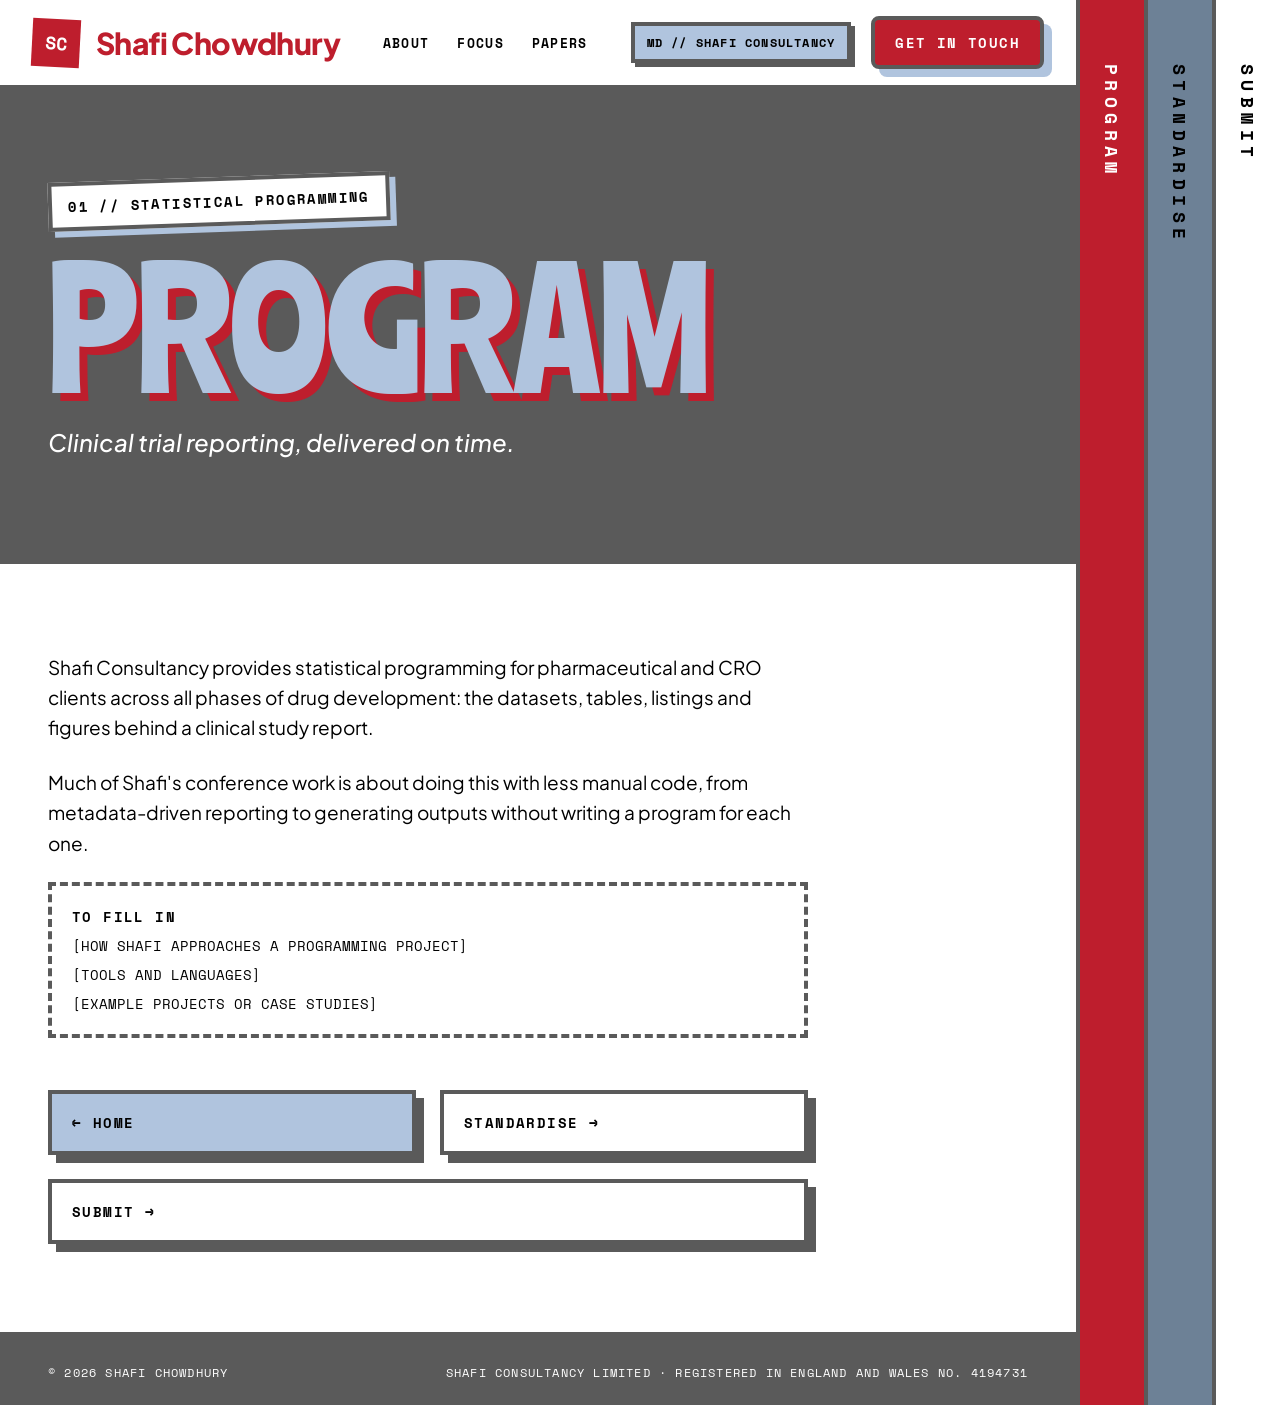
<file: program.html>
<!doctype html>
<html lang="en">
<head>
<meta charset="utf-8">
<meta name="viewport" content="width=device-width, initial-scale=1">
<title>Statistical programming | Shafi Chowdhury</title>
<meta name="description" content="Clinical trial reporting, delivered on time. Part of Shafi Chowdhury's profile site.">
<link rel="preconnect" href="https://fonts.googleapis.com">
<link rel="preconnect" href="https://fonts.gstatic.com" crossorigin>
<link rel="stylesheet" href="https://fonts.googleapis.com/css2?family=Archivo:wght@700;800&family=Plus+Jakarta+Sans:ital,wght@0,400;0,500;0,700;0,800;1,500&family=Ranchers&family=Space+Mono:wght@400;700&display=swap">
<link rel="stylesheet" href="css/site.css">
</head>
<body>
<div style="display: flex; flex-wrap: wrap; min-height: 100vh; background: #5A5A5A; font-family: 'Plus Jakarta Sans', system-ui, sans-serif; color: #000000">
<div style="flex: 999 1 560px; min-width: 0; display: flex; flex-direction: column">
<header class="sc-nav" style="position: sticky; top: 0; z-index: 20; background: #FFFFFF; border-bottom: 4px solid #5A5A5A; display: flex; flex-wrap: wrap; align-items: center; justify-content: space-between; gap: 16px; padding: 16px 32px">
<a href="index.html#top" style="display: flex; align-items: center; gap: 16px; text-decoration: none; color: #000000">
<span style="width: 48px; height: 48px; background: #BE1E2D; transform: rotate(3deg); display: flex; align-items: center; justify-content: center; color: #FFFFFF; font-family: 'Space Mono', monospace; font-weight: 700; font-size: 18px">SC</span>
<span style="font-weight: 800; font-size: 30px; letter-spacing: -0.02em; color: #BE1E2D">Shafi Chowdhury</span>
</a>
<nav class="sc-navlinks" style="display: flex; gap: 28px; font-family: 'Space Mono', monospace; font-weight: 700; font-size: 13px; letter-spacing: 0.1em; text-transform: uppercase">
<a href="index.html#about" style="color: #000000; text-decoration: none; padding: 12px 0">About</a>
<a href="index.html#focus" style="color: #000000; text-decoration: none; padding: 12px 0">Focus</a>
<a href="index.html#papers" style="color: #000000; text-decoration: none; padding: 12px 0">Papers</a>
</nav>
<div style="display: flex; flex-wrap: wrap; align-items: center; gap: 20px">
<span style="font-family: 'Space Mono', monospace; font-weight: 700; font-size: 12px; letter-spacing: 0.1em; text-transform: uppercase; border: 4px solid #5A5A5A; padding: 8px 12px; background: var(--accent); box-shadow: 4px 4px 0 #5A5A5A">MD // Shafi Consultancy</span>
<a class="sc-btn" href="index.html#contact" style="font-family: 'Space Mono', monospace; font-weight: 700; font-size: 14px; letter-spacing: 0.1em; text-transform: uppercase; text-decoration: none; background: #BE1E2D; color: #FFFFFF; border: 4px solid #5A5A5A; border-radius: 8px; padding: 12px 20px; box-shadow: 8px 8px 0 var(--accent)">Get in touch</a>
</div>
</header>
<section style="background: #5A5A5A; padding: 88px 48px 96px; display: flex; flex-direction: column; gap: 32px; align-items: flex-start; border-bottom: 8px solid #5A5A5A">
<span style="background: #FFFFFF; border: 4px solid #5A5A5A; transform: rotate(-2deg); padding: 10px 16px; font-family: 'Space Mono', monospace; font-weight: 700; font-size: 14px; letter-spacing: 0.1em; text-transform: uppercase; box-shadow: 6px 6px 0 var(--accent)">01 // Statistical programming</span>
<h1 style="margin: 0; font-family: 'Ranchers', sans-serif; font-weight: 400; font-size: clamp(76px, 12.5vw, 180px); line-height: 0.85; text-transform: uppercase; color: var(--accent); text-shadow: 8px 8px 0 #BE1E2D">Program</h1>
<p style="margin: 0; max-width: 680px; font-size: 24px; line-height: 1.4; font-style: italic; font-weight: 500; color: #FFFFFF">Clinical trial reporting, delivered on time.</p>
</section>
<section style="flex: 1; background: #FFFFFF; border-bottom: 8px solid #5A5A5A; padding: 88px 48px; display: flex; flex-direction: column; gap: 28px">
<div style="max-width: 760px; display: flex; flex-direction: column; gap: 24px; font-size: 19px; line-height: 1.6">
<p style="margin: 0">Shafi Consultancy provides statistical programming for pharmaceutical and CRO clients across all phases of drug development: the datasets, tables, listings and figures behind a clinical study report.</p>
<p style="margin: 0">Much of Shafi's conference work is about doing this with less manual code, from metadata-driven reporting to generating outputs without writing a program for each one.</p>
<div style="border: 4px dashed #5A5A5A; padding: 20px; display: flex; flex-direction: column; gap: 8px; font-family: 'Space Mono', monospace; font-size: 14px; line-height: 1.5">
<span style="font-weight: 700; letter-spacing: 0.1em; text-transform: uppercase">To fill in</span>
<span>[HOW SHAFI APPROACHES A PROGRAMMING PROJECT]</span><span>[TOOLS AND LANGUAGES]</span><span>[EXAMPLE PROJECTS OR CASE STUDIES]</span>
</div>
</div>
<div style="display: flex; flex-wrap: wrap; gap: 24px; max-width: 760px; margin-top: 24px">
<a class="sc-btn" href="index.html" style="flex: 1 1 220px; font-family: 'Space Mono', monospace; font-weight: 700; font-size: 14px; letter-spacing: 0.1em; text-transform: uppercase; text-decoration: none; background: var(--accent); color: #000000; border: 4px solid #5A5A5A; padding: 18px 20px; box-shadow: 8px 8px 0 #5A5A5A">← Home</a>
<a class="sc-btn" href="standardise.html" style="flex: 1 1 220px; font-family: 'Space Mono', monospace; font-weight: 700; font-size: 14px; letter-spacing: 0.1em; text-transform: uppercase; text-decoration: none; background: #FFFFFF; color: #000000; border: 4px solid #5A5A5A; padding: 18px 20px; box-shadow: 8px 8px 0 #5A5A5A">Standardise →</a><a class="sc-btn" href="submit.html" style="flex: 1 1 220px; font-family: 'Space Mono', monospace; font-weight: 700; font-size: 14px; letter-spacing: 0.1em; text-transform: uppercase; text-decoration: none; background: #FFFFFF; color: #000000; border: 4px solid #5A5A5A; padding: 18px 20px; box-shadow: 8px 8px 0 #5A5A5A">Submit →</a>
</div>
</section>
<footer style="background: #5A5A5A; color: #FFFFFF; padding: 24px 48px; display: flex; flex-wrap: wrap; gap: 8px 24px; justify-content: space-between; font-family: 'Space Mono', monospace; font-size: 12px; letter-spacing: 0.1em; text-transform: uppercase">
<span>© 2026 Shafi Chowdhury</span>
<span>Shafi Consultancy Limited · Registered in England and Wales No. 4194731</span>
</footer>
</div>
<nav class="sc-side" aria-label="Pages" style="flex: 0 0 200px; display: flex; border-left: 4px solid #5A5A5A; background: #FFFFFF">
<a class="sc-strip" aria-current="page" href="program.html" style="flex: 0 0 64px; background: #FFFFFF; border-right: 4px solid #5A5A5A; color: #000000; text-decoration: none"><span class="sc-strip-t" style="position: sticky; top: 32px; display: block; writing-mode: vertical-rl; padding: 32px 0; width: 64px; line-height: 64px; font-family: 'Space Mono', monospace; font-weight: 700; font-size: 18px; letter-spacing: 0.3em; text-transform: uppercase">Program<span class="sc-arrow" aria-hidden="true"> →</span></span></a>
<a class="sc-strip" href="standardise.html" style="flex: 0 0 64px; background: #6D8196; border-right: 4px solid #5A5A5A; color: #000000; text-decoration: none"><span class="sc-strip-t" style="position: sticky; top: 32px; display: block; writing-mode: vertical-rl; padding: 32px 0; width: 64px; line-height: 64px; font-family: 'Space Mono', monospace; font-weight: 700; font-size: 18px; letter-spacing: 0.3em; text-transform: uppercase">Standardise<span class="sc-arrow" aria-hidden="true"> →</span></span></a>
<a class="sc-strip" href="submit.html" style="flex: 1 1 64px; background: #FFFFFF; color: #000000; text-decoration: none"><span class="sc-strip-t" style="position: sticky; top: 32px; display: block; writing-mode: vertical-rl; padding: 32px 0; width: 64px; line-height: 64px; font-family: 'Space Mono', monospace; font-weight: 700; font-size: 18px; letter-spacing: 0.3em; text-transform: uppercase">Submit<span class="sc-arrow" aria-hidden="true"> →</span></span></a>
</nav>
</div>
</body>
</html>
</file>
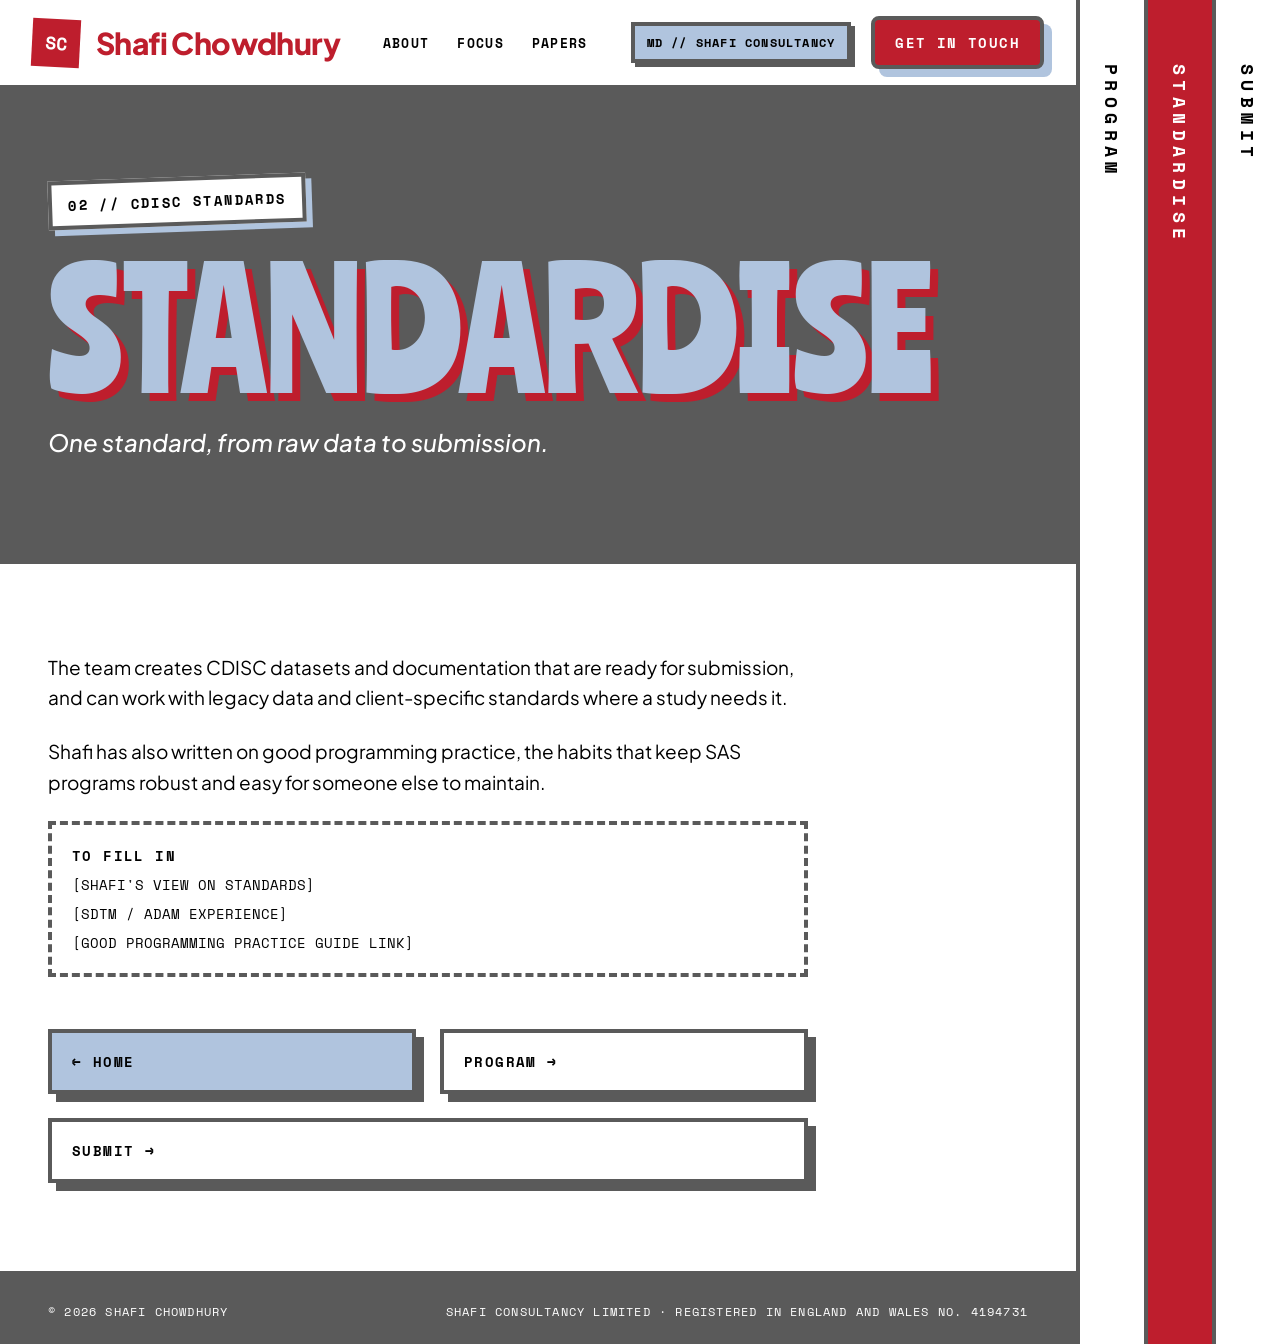
<file: standardise.html>
<!doctype html>
<html lang="en">
<head>
<meta charset="utf-8">
<meta name="viewport" content="width=device-width, initial-scale=1">
<title>CDISC standards | Shafi Chowdhury</title>
<meta name="description" content="One standard, from raw data to submission. Part of Shafi Chowdhury's profile site.">
<link rel="preconnect" href="https://fonts.googleapis.com">
<link rel="preconnect" href="https://fonts.gstatic.com" crossorigin>
<link rel="stylesheet" href="https://fonts.googleapis.com/css2?family=Archivo:wght@700;800&family=Plus+Jakarta+Sans:ital,wght@0,400;0,500;0,700;0,800;1,500&family=Ranchers&family=Space+Mono:wght@400;700&display=swap">
<link rel="stylesheet" href="css/site.css">
</head>
<body>
<div style="display: flex; flex-wrap: wrap; min-height: 100vh; background: #5A5A5A; font-family: 'Plus Jakarta Sans', system-ui, sans-serif; color: #000000">
<div style="flex: 999 1 560px; min-width: 0; display: flex; flex-direction: column">
<header class="sc-nav" style="position: sticky; top: 0; z-index: 20; background: #FFFFFF; border-bottom: 4px solid #5A5A5A; display: flex; flex-wrap: wrap; align-items: center; justify-content: space-between; gap: 16px; padding: 16px 32px">
<a href="index.html#top" style="display: flex; align-items: center; gap: 16px; text-decoration: none; color: #000000">
<span style="width: 48px; height: 48px; background: #BE1E2D; transform: rotate(3deg); display: flex; align-items: center; justify-content: center; color: #FFFFFF; font-family: 'Space Mono', monospace; font-weight: 700; font-size: 18px">SC</span>
<span style="font-weight: 800; font-size: 30px; letter-spacing: -0.02em; color: #BE1E2D">Shafi Chowdhury</span>
</a>
<nav class="sc-navlinks" style="display: flex; gap: 28px; font-family: 'Space Mono', monospace; font-weight: 700; font-size: 13px; letter-spacing: 0.1em; text-transform: uppercase">
<a href="index.html#about" style="color: #000000; text-decoration: none; padding: 12px 0">About</a>
<a href="index.html#focus" style="color: #000000; text-decoration: none; padding: 12px 0">Focus</a>
<a href="index.html#papers" style="color: #000000; text-decoration: none; padding: 12px 0">Papers</a>
</nav>
<div style="display: flex; flex-wrap: wrap; align-items: center; gap: 20px">
<span style="font-family: 'Space Mono', monospace; font-weight: 700; font-size: 12px; letter-spacing: 0.1em; text-transform: uppercase; border: 4px solid #5A5A5A; padding: 8px 12px; background: var(--accent); box-shadow: 4px 4px 0 #5A5A5A">MD // Shafi Consultancy</span>
<a class="sc-btn" href="index.html#contact" style="font-family: 'Space Mono', monospace; font-weight: 700; font-size: 14px; letter-spacing: 0.1em; text-transform: uppercase; text-decoration: none; background: #BE1E2D; color: #FFFFFF; border: 4px solid #5A5A5A; border-radius: 8px; padding: 12px 20px; box-shadow: 8px 8px 0 var(--accent)">Get in touch</a>
</div>
</header>
<section style="background: #5A5A5A; padding: 88px 48px 96px; display: flex; flex-direction: column; gap: 32px; align-items: flex-start; border-bottom: 8px solid #5A5A5A">
<span style="background: #FFFFFF; border: 4px solid #5A5A5A; transform: rotate(-2deg); padding: 10px 16px; font-family: 'Space Mono', monospace; font-weight: 700; font-size: 14px; letter-spacing: 0.1em; text-transform: uppercase; box-shadow: 6px 6px 0 var(--accent)">02 // CDISC standards</span>
<h1 style="margin: 0; font-family: 'Ranchers', sans-serif; font-weight: 400; font-size: clamp(76px, 12.5vw, 180px); line-height: 0.85; text-transform: uppercase; color: var(--accent); text-shadow: 8px 8px 0 #BE1E2D">Standardise</h1>
<p style="margin: 0; max-width: 680px; font-size: 24px; line-height: 1.4; font-style: italic; font-weight: 500; color: #FFFFFF">One standard, from raw data to submission.</p>
</section>
<section style="flex: 1; background: #FFFFFF; border-bottom: 8px solid #5A5A5A; padding: 88px 48px; display: flex; flex-direction: column; gap: 28px">
<div style="max-width: 760px; display: flex; flex-direction: column; gap: 24px; font-size: 19px; line-height: 1.6">
<p style="margin: 0">The team creates CDISC datasets and documentation that are ready for submission, and can work with legacy data and client-specific standards where a study needs it.</p>
<p style="margin: 0">Shafi has also written on good programming practice, the habits that keep SAS programs robust and easy for someone else to maintain.</p>
<div style="border: 4px dashed #5A5A5A; padding: 20px; display: flex; flex-direction: column; gap: 8px; font-family: 'Space Mono', monospace; font-size: 14px; line-height: 1.5">
<span style="font-weight: 700; letter-spacing: 0.1em; text-transform: uppercase">To fill in</span>
<span>[SHAFI'S VIEW ON STANDARDS]</span><span>[SDTM / ADAM EXPERIENCE]</span><span>[GOOD PROGRAMMING PRACTICE GUIDE LINK]</span>
</div>
</div>
<div style="display: flex; flex-wrap: wrap; gap: 24px; max-width: 760px; margin-top: 24px">
<a class="sc-btn" href="index.html" style="flex: 1 1 220px; font-family: 'Space Mono', monospace; font-weight: 700; font-size: 14px; letter-spacing: 0.1em; text-transform: uppercase; text-decoration: none; background: var(--accent); color: #000000; border: 4px solid #5A5A5A; padding: 18px 20px; box-shadow: 8px 8px 0 #5A5A5A">← Home</a>
<a class="sc-btn" href="program.html" style="flex: 1 1 220px; font-family: 'Space Mono', monospace; font-weight: 700; font-size: 14px; letter-spacing: 0.1em; text-transform: uppercase; text-decoration: none; background: #FFFFFF; color: #000000; border: 4px solid #5A5A5A; padding: 18px 20px; box-shadow: 8px 8px 0 #5A5A5A">Program →</a><a class="sc-btn" href="submit.html" style="flex: 1 1 220px; font-family: 'Space Mono', monospace; font-weight: 700; font-size: 14px; letter-spacing: 0.1em; text-transform: uppercase; text-decoration: none; background: #FFFFFF; color: #000000; border: 4px solid #5A5A5A; padding: 18px 20px; box-shadow: 8px 8px 0 #5A5A5A">Submit →</a>
</div>
</section>
<footer style="background: #5A5A5A; color: #FFFFFF; padding: 24px 48px; display: flex; flex-wrap: wrap; gap: 8px 24px; justify-content: space-between; font-family: 'Space Mono', monospace; font-size: 12px; letter-spacing: 0.1em; text-transform: uppercase">
<span>© 2026 Shafi Chowdhury</span>
<span>Shafi Consultancy Limited · Registered in England and Wales No. 4194731</span>
</footer>
</div>
<nav class="sc-side" aria-label="Pages" style="flex: 0 0 200px; display: flex; border-left: 4px solid #5A5A5A; background: #FFFFFF">
<a class="sc-strip" href="program.html" style="flex: 0 0 64px; background: #FFFFFF; border-right: 4px solid #5A5A5A; color: #000000; text-decoration: none"><span class="sc-strip-t" style="position: sticky; top: 32px; display: block; writing-mode: vertical-rl; padding: 32px 0; width: 64px; line-height: 64px; font-family: 'Space Mono', monospace; font-weight: 700; font-size: 18px; letter-spacing: 0.3em; text-transform: uppercase">Program<span class="sc-arrow" aria-hidden="true"> →</span></span></a>
<a class="sc-strip" aria-current="page" href="standardise.html" style="flex: 0 0 64px; background: #6D8196; border-right: 4px solid #5A5A5A; color: #000000; text-decoration: none"><span class="sc-strip-t" style="position: sticky; top: 32px; display: block; writing-mode: vertical-rl; padding: 32px 0; width: 64px; line-height: 64px; font-family: 'Space Mono', monospace; font-weight: 700; font-size: 18px; letter-spacing: 0.3em; text-transform: uppercase">Standardise<span class="sc-arrow" aria-hidden="true"> →</span></span></a>
<a class="sc-strip" href="submit.html" style="flex: 1 1 64px; background: #FFFFFF; color: #000000; text-decoration: none"><span class="sc-strip-t" style="position: sticky; top: 32px; display: block; writing-mode: vertical-rl; padding: 32px 0; width: 64px; line-height: 64px; font-family: 'Space Mono', monospace; font-weight: 700; font-size: 18px; letter-spacing: 0.3em; text-transform: uppercase">Submit<span class="sc-arrow" aria-hidden="true"> →</span></span></a>
</nav>
</div>
</body>
</html>
</file>
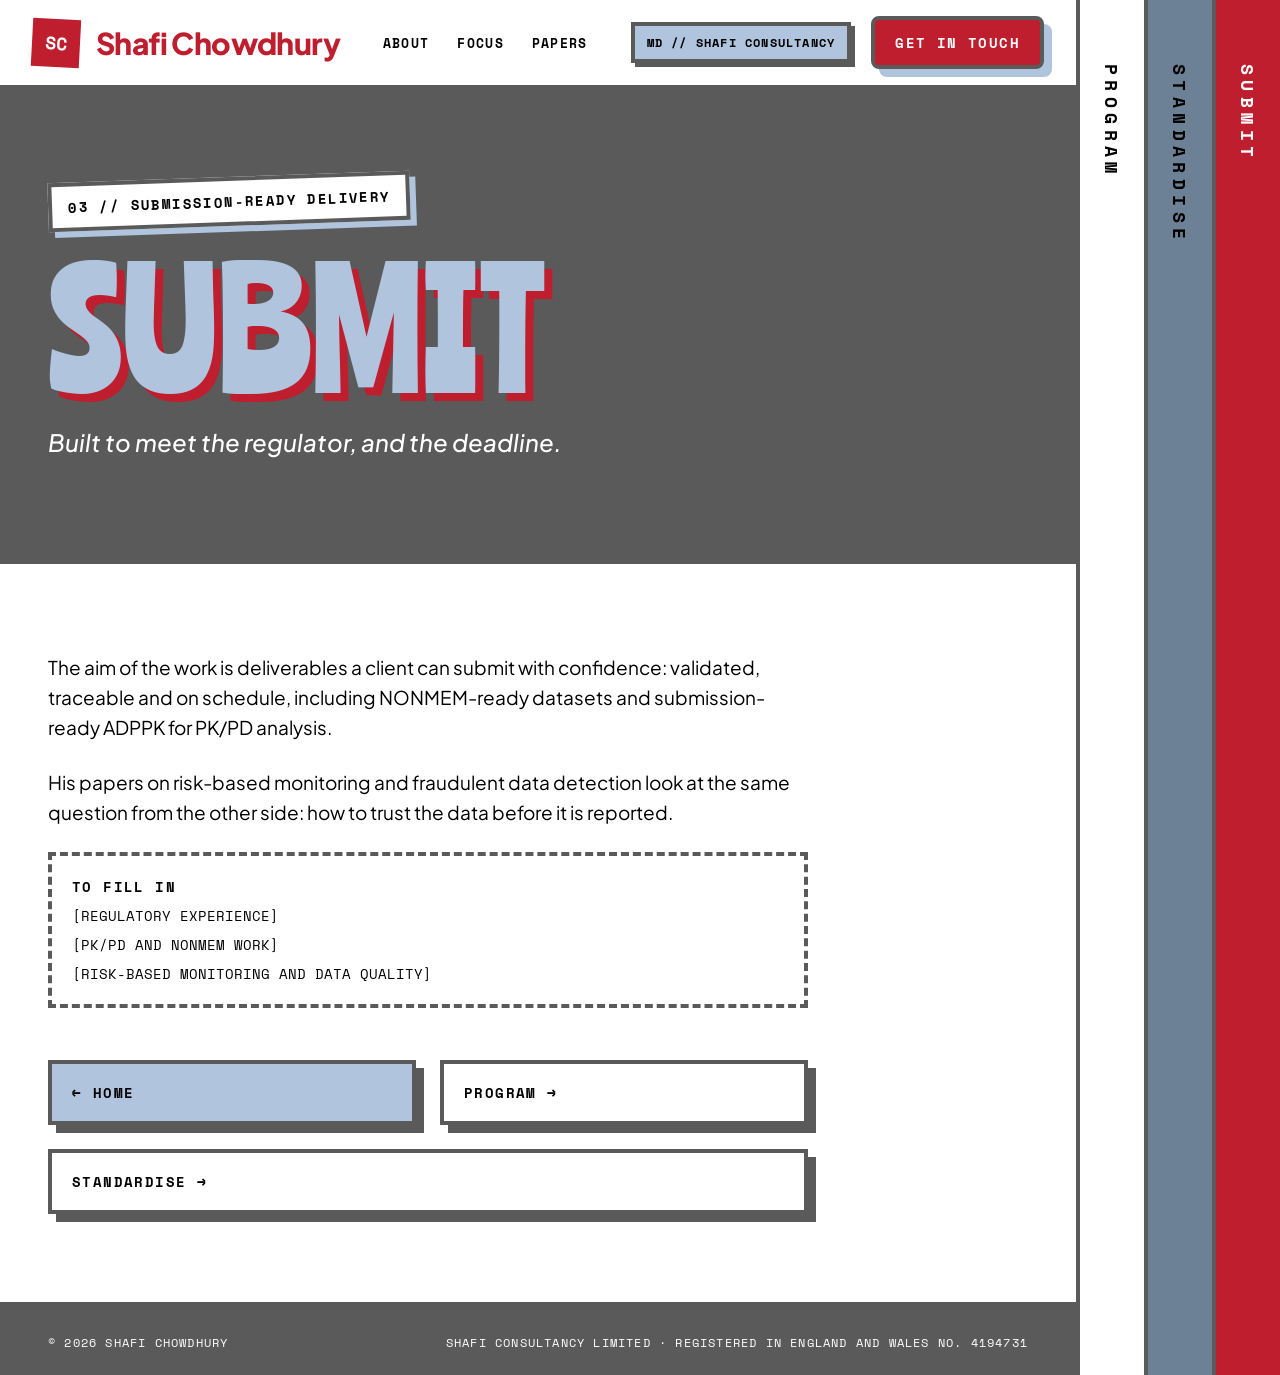
<file: submit.html>
<!doctype html>
<html lang="en">
<head>
<meta charset="utf-8">
<meta name="viewport" content="width=device-width, initial-scale=1">
<title>Submission-ready delivery | Shafi Chowdhury</title>
<meta name="description" content="Built to meet the regulator, and the deadline. Part of Shafi Chowdhury's profile site.">
<link rel="preconnect" href="https://fonts.googleapis.com">
<link rel="preconnect" href="https://fonts.gstatic.com" crossorigin>
<link rel="stylesheet" href="https://fonts.googleapis.com/css2?family=Archivo:wght@700;800&family=Plus+Jakarta+Sans:ital,wght@0,400;0,500;0,700;0,800;1,500&family=Ranchers&family=Space+Mono:wght@400;700&display=swap">
<link rel="stylesheet" href="css/site.css">
</head>
<body>
<div style="display: flex; flex-wrap: wrap; min-height: 100vh; background: #5A5A5A; font-family: 'Plus Jakarta Sans', system-ui, sans-serif; color: #000000">
<div style="flex: 999 1 560px; min-width: 0; display: flex; flex-direction: column">
<header class="sc-nav" style="position: sticky; top: 0; z-index: 20; background: #FFFFFF; border-bottom: 4px solid #5A5A5A; display: flex; flex-wrap: wrap; align-items: center; justify-content: space-between; gap: 16px; padding: 16px 32px">
<a href="index.html#top" style="display: flex; align-items: center; gap: 16px; text-decoration: none; color: #000000">
<span style="width: 48px; height: 48px; background: #BE1E2D; transform: rotate(3deg); display: flex; align-items: center; justify-content: center; color: #FFFFFF; font-family: 'Space Mono', monospace; font-weight: 700; font-size: 18px">SC</span>
<span style="font-weight: 800; font-size: 30px; letter-spacing: -0.02em; color: #BE1E2D">Shafi Chowdhury</span>
</a>
<nav class="sc-navlinks" style="display: flex; gap: 28px; font-family: 'Space Mono', monospace; font-weight: 700; font-size: 13px; letter-spacing: 0.1em; text-transform: uppercase">
<a href="index.html#about" style="color: #000000; text-decoration: none; padding: 12px 0">About</a>
<a href="index.html#focus" style="color: #000000; text-decoration: none; padding: 12px 0">Focus</a>
<a href="index.html#papers" style="color: #000000; text-decoration: none; padding: 12px 0">Papers</a>
</nav>
<div style="display: flex; flex-wrap: wrap; align-items: center; gap: 20px">
<span style="font-family: 'Space Mono', monospace; font-weight: 700; font-size: 12px; letter-spacing: 0.1em; text-transform: uppercase; border: 4px solid #5A5A5A; padding: 8px 12px; background: var(--accent); box-shadow: 4px 4px 0 #5A5A5A">MD // Shafi Consultancy</span>
<a class="sc-btn" href="index.html#contact" style="font-family: 'Space Mono', monospace; font-weight: 700; font-size: 14px; letter-spacing: 0.1em; text-transform: uppercase; text-decoration: none; background: #BE1E2D; color: #FFFFFF; border: 4px solid #5A5A5A; border-radius: 8px; padding: 12px 20px; box-shadow: 8px 8px 0 var(--accent)">Get in touch</a>
</div>
</header>
<section style="background: #5A5A5A; padding: 88px 48px 96px; display: flex; flex-direction: column; gap: 32px; align-items: flex-start; border-bottom: 8px solid #5A5A5A">
<span style="background: #FFFFFF; border: 4px solid #5A5A5A; transform: rotate(-2deg); padding: 10px 16px; font-family: 'Space Mono', monospace; font-weight: 700; font-size: 14px; letter-spacing: 0.1em; text-transform: uppercase; box-shadow: 6px 6px 0 var(--accent)">03 // Submission-ready delivery</span>
<h1 style="margin: 0; font-family: 'Ranchers', sans-serif; font-weight: 400; font-size: clamp(76px, 12.5vw, 180px); line-height: 0.85; text-transform: uppercase; color: var(--accent); text-shadow: 8px 8px 0 #BE1E2D">Submit</h1>
<p style="margin: 0; max-width: 680px; font-size: 24px; line-height: 1.4; font-style: italic; font-weight: 500; color: #FFFFFF">Built to meet the regulator, and the deadline.</p>
</section>
<section style="flex: 1; background: #FFFFFF; border-bottom: 8px solid #5A5A5A; padding: 88px 48px; display: flex; flex-direction: column; gap: 28px">
<div style="max-width: 760px; display: flex; flex-direction: column; gap: 24px; font-size: 19px; line-height: 1.6">
<p style="margin: 0">The aim of the work is deliverables a client can submit with confidence: validated, traceable and on schedule, including NONMEM-ready datasets and submission-ready ADPPK for PK/PD analysis.</p>
<p style="margin: 0">His papers on risk-based monitoring and fraudulent data detection look at the same question from the other side: how to trust the data before it is reported.</p>
<div style="border: 4px dashed #5A5A5A; padding: 20px; display: flex; flex-direction: column; gap: 8px; font-family: 'Space Mono', monospace; font-size: 14px; line-height: 1.5">
<span style="font-weight: 700; letter-spacing: 0.1em; text-transform: uppercase">To fill in</span>
<span>[REGULATORY EXPERIENCE]</span><span>[PK/PD AND NONMEM WORK]</span><span>[RISK-BASED MONITORING AND DATA QUALITY]</span>
</div>
</div>
<div style="display: flex; flex-wrap: wrap; gap: 24px; max-width: 760px; margin-top: 24px">
<a class="sc-btn" href="index.html" style="flex: 1 1 220px; font-family: 'Space Mono', monospace; font-weight: 700; font-size: 14px; letter-spacing: 0.1em; text-transform: uppercase; text-decoration: none; background: var(--accent); color: #000000; border: 4px solid #5A5A5A; padding: 18px 20px; box-shadow: 8px 8px 0 #5A5A5A">← Home</a>
<a class="sc-btn" href="program.html" style="flex: 1 1 220px; font-family: 'Space Mono', monospace; font-weight: 700; font-size: 14px; letter-spacing: 0.1em; text-transform: uppercase; text-decoration: none; background: #FFFFFF; color: #000000; border: 4px solid #5A5A5A; padding: 18px 20px; box-shadow: 8px 8px 0 #5A5A5A">Program →</a><a class="sc-btn" href="standardise.html" style="flex: 1 1 220px; font-family: 'Space Mono', monospace; font-weight: 700; font-size: 14px; letter-spacing: 0.1em; text-transform: uppercase; text-decoration: none; background: #FFFFFF; color: #000000; border: 4px solid #5A5A5A; padding: 18px 20px; box-shadow: 8px 8px 0 #5A5A5A">Standardise →</a>
</div>
</section>
<footer style="background: #5A5A5A; color: #FFFFFF; padding: 24px 48px; display: flex; flex-wrap: wrap; gap: 8px 24px; justify-content: space-between; font-family: 'Space Mono', monospace; font-size: 12px; letter-spacing: 0.1em; text-transform: uppercase">
<span>© 2026 Shafi Chowdhury</span>
<span>Shafi Consultancy Limited · Registered in England and Wales No. 4194731</span>
</footer>
</div>
<nav class="sc-side" aria-label="Pages" style="flex: 0 0 200px; display: flex; border-left: 4px solid #5A5A5A; background: #FFFFFF">
<a class="sc-strip" href="program.html" style="flex: 0 0 64px; background: #FFFFFF; border-right: 4px solid #5A5A5A; color: #000000; text-decoration: none"><span class="sc-strip-t" style="position: sticky; top: 32px; display: block; writing-mode: vertical-rl; padding: 32px 0; width: 64px; line-height: 64px; font-family: 'Space Mono', monospace; font-weight: 700; font-size: 18px; letter-spacing: 0.3em; text-transform: uppercase">Program<span class="sc-arrow" aria-hidden="true"> →</span></span></a>
<a class="sc-strip" href="standardise.html" style="flex: 0 0 64px; background: #6D8196; border-right: 4px solid #5A5A5A; color: #000000; text-decoration: none"><span class="sc-strip-t" style="position: sticky; top: 32px; display: block; writing-mode: vertical-rl; padding: 32px 0; width: 64px; line-height: 64px; font-family: 'Space Mono', monospace; font-weight: 700; font-size: 18px; letter-spacing: 0.3em; text-transform: uppercase">Standardise<span class="sc-arrow" aria-hidden="true"> →</span></span></a>
<a class="sc-strip" aria-current="page" href="submit.html" style="flex: 1 1 64px; background: #FFFFFF; color: #000000; text-decoration: none"><span class="sc-strip-t" style="position: sticky; top: 32px; display: block; writing-mode: vertical-rl; padding: 32px 0; width: 64px; line-height: 64px; font-family: 'Space Mono', monospace; font-weight: 700; font-size: 18px; letter-spacing: 0.3em; text-transform: uppercase">Submit<span class="sc-arrow" aria-hidden="true"> →</span></span></a>
</nav>
</div>
</body>
</html>
</file>
<file: css/site.css>
:root{--accent:#B0C4DE}
html{scroll-behavior:smooth}
body{margin:0}
[id]{scroll-margin-top:96px}
a{color:#000000}a:hover{color:#000000}
.sc-btn{transition:transform .12s ease, box-shadow .12s ease}
.sc-btn:hover{transform:translate(4px,4px);box-shadow:4px 4px 0 #5A5A5A}
.sc-btn-w:hover{transform:translate(4px,4px);box-shadow:4px 4px 0 #FFFFFF}
.sc-flip:hover{background:#FFFFFF !important;color:#000000 !important}
.sc-paper:hover{background:#B0C4DE !important}
.sc-nav a:hover{text-decoration:underline;text-decoration-thickness:3px}
.sc-strip{transition:background .18s ease,color .18s ease}
.sc-strip-t{transition:transform .28s cubic-bezier(.2,.8,.2,1),letter-spacing .28s cubic-bezier(.2,.8,.2,1)}
.sc-arrow{display:inline-block;opacity:0;transform:translateY(-10px);transition:opacity .2s ease,transform .28s cubic-bezier(.2,.8,.2,1)}
.sc-strip:hover,.sc-strip:focus-visible{background:#BE1E2D !important;color:#FFFFFF !important;outline:none}
.sc-strip:hover .sc-strip-t,.sc-strip:focus-visible .sc-strip-t{transform:translateY(18px);letter-spacing:.42em !important}
.sc-strip:hover .sc-arrow,.sc-strip:focus-visible .sc-arrow{opacity:1;transform:none}
.sc-strip[aria-current="page"]{background:#BE1E2D !important;color:#FFFFFF !important}
@media (max-width: 960px){.sc-navlinks{display:none !important}.sc-side{flex:1 1 100% !important;border-left:0 !important;border-top:4px solid #5A5A5A}.sc-strip{flex:1 1 0 !important}.sc-strip-t{writing-mode:horizontal-tb !important;position:static !important;width:auto !important;line-height:1.2 !important;padding:22px 8px !important;text-align:center;letter-spacing:.08em !important;font-size:13px !important;transform:none !important}.sc-arrow{display:none}}
@media (prefers-reduced-motion: reduce){.sc-strip,.sc-strip-t,.sc-arrow,.sc-btn{transition:none !important}}
</file>
